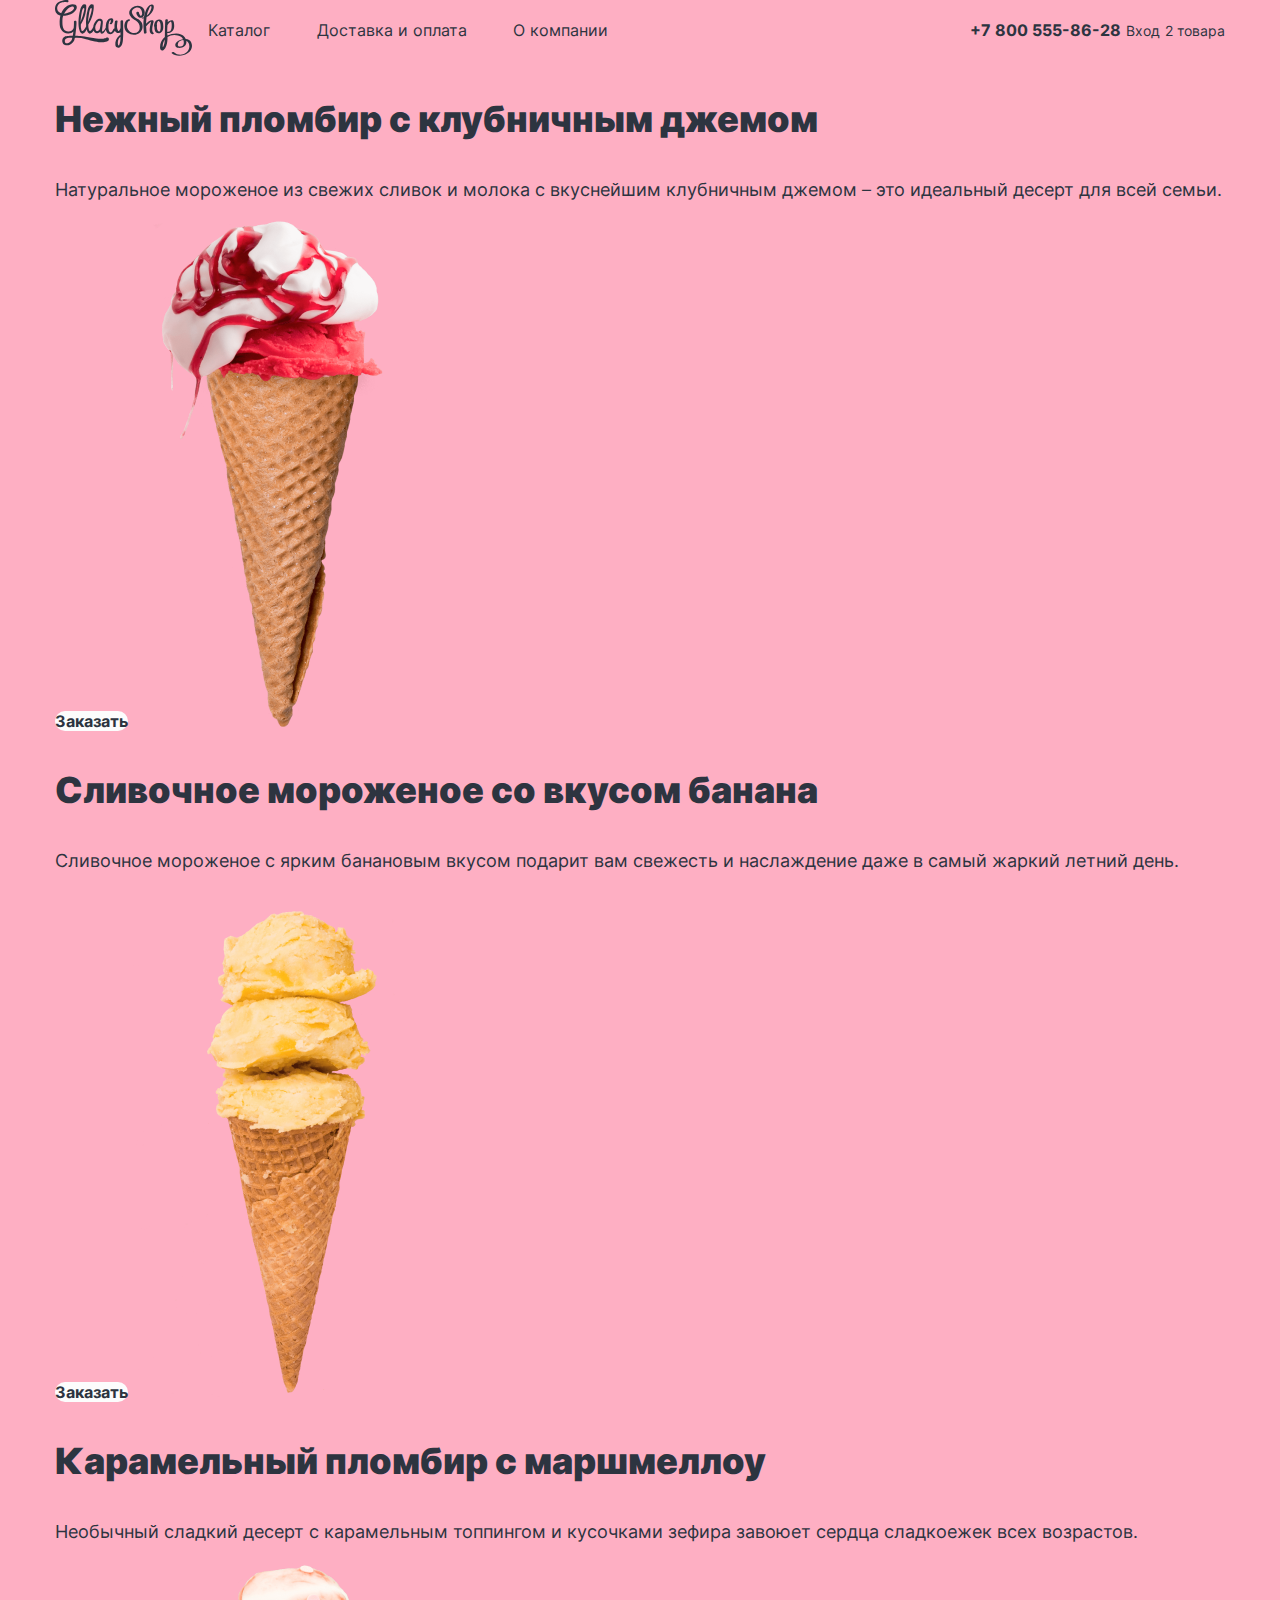
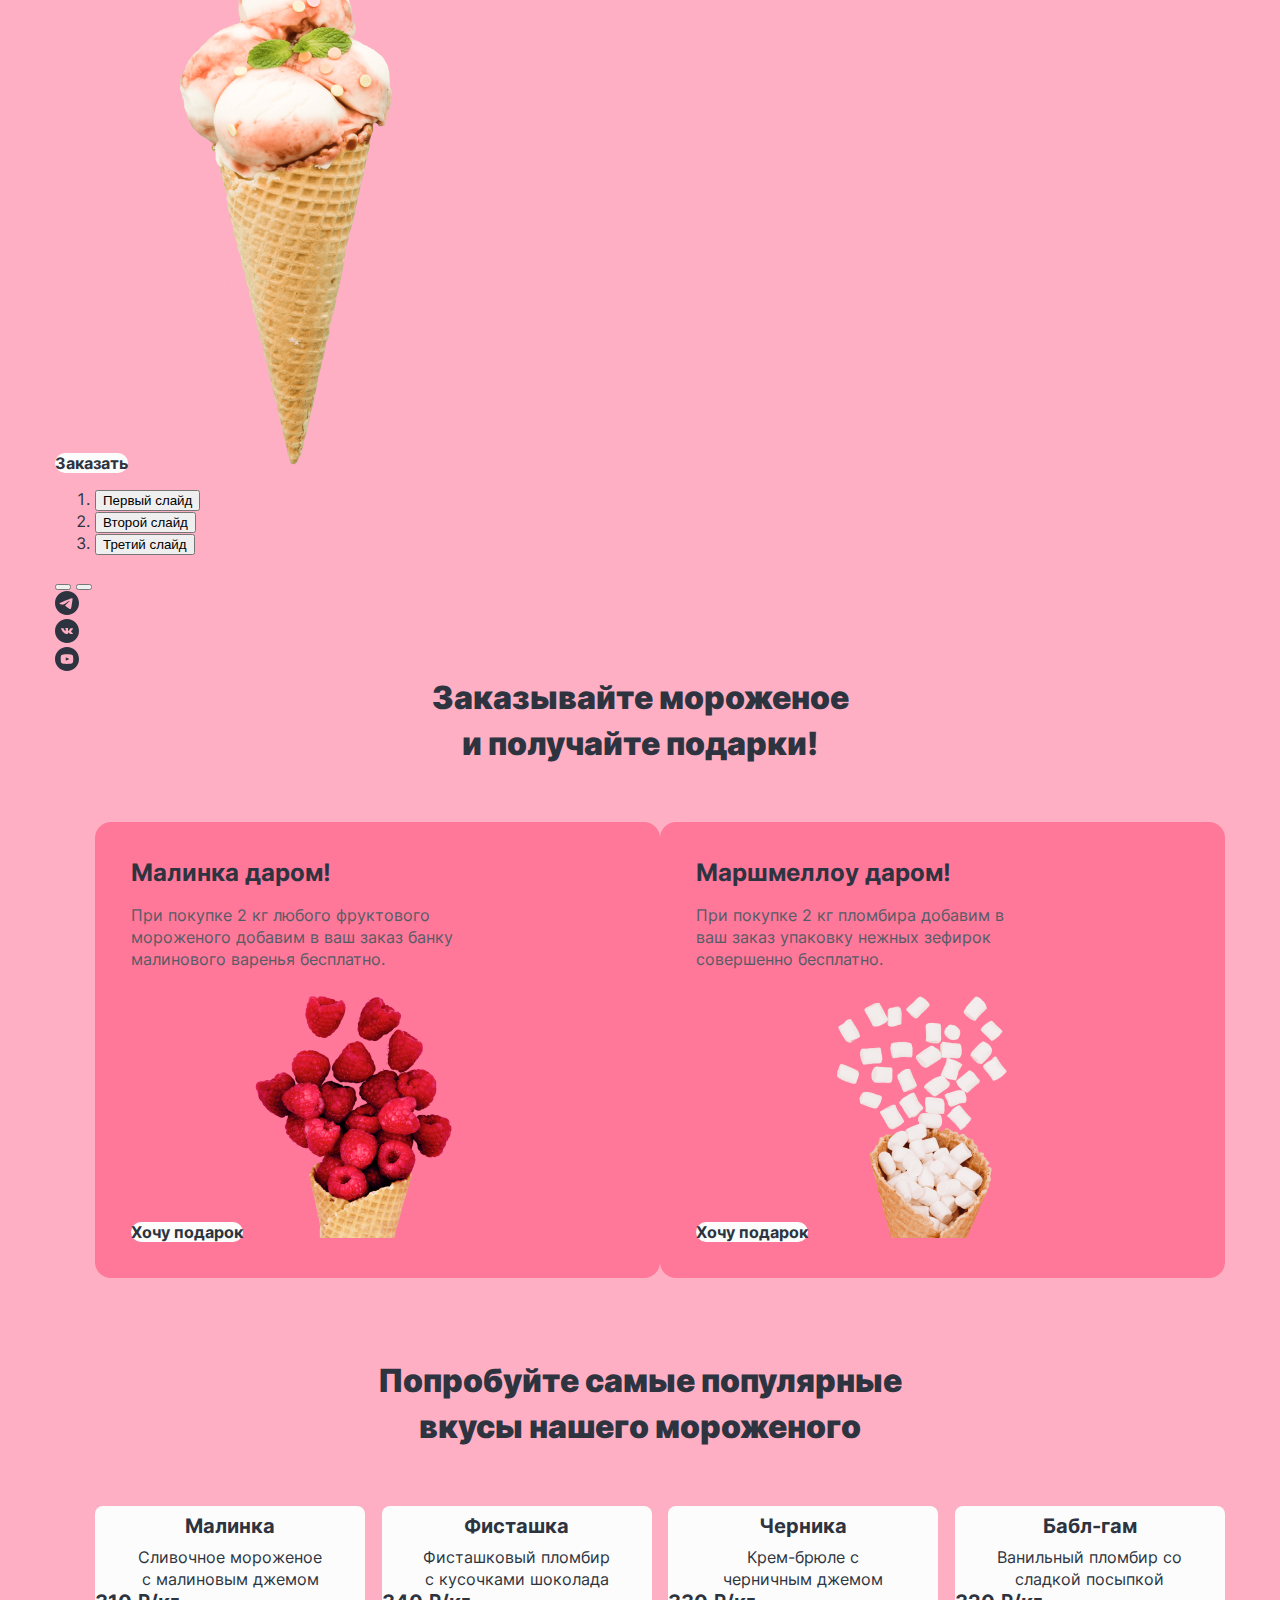
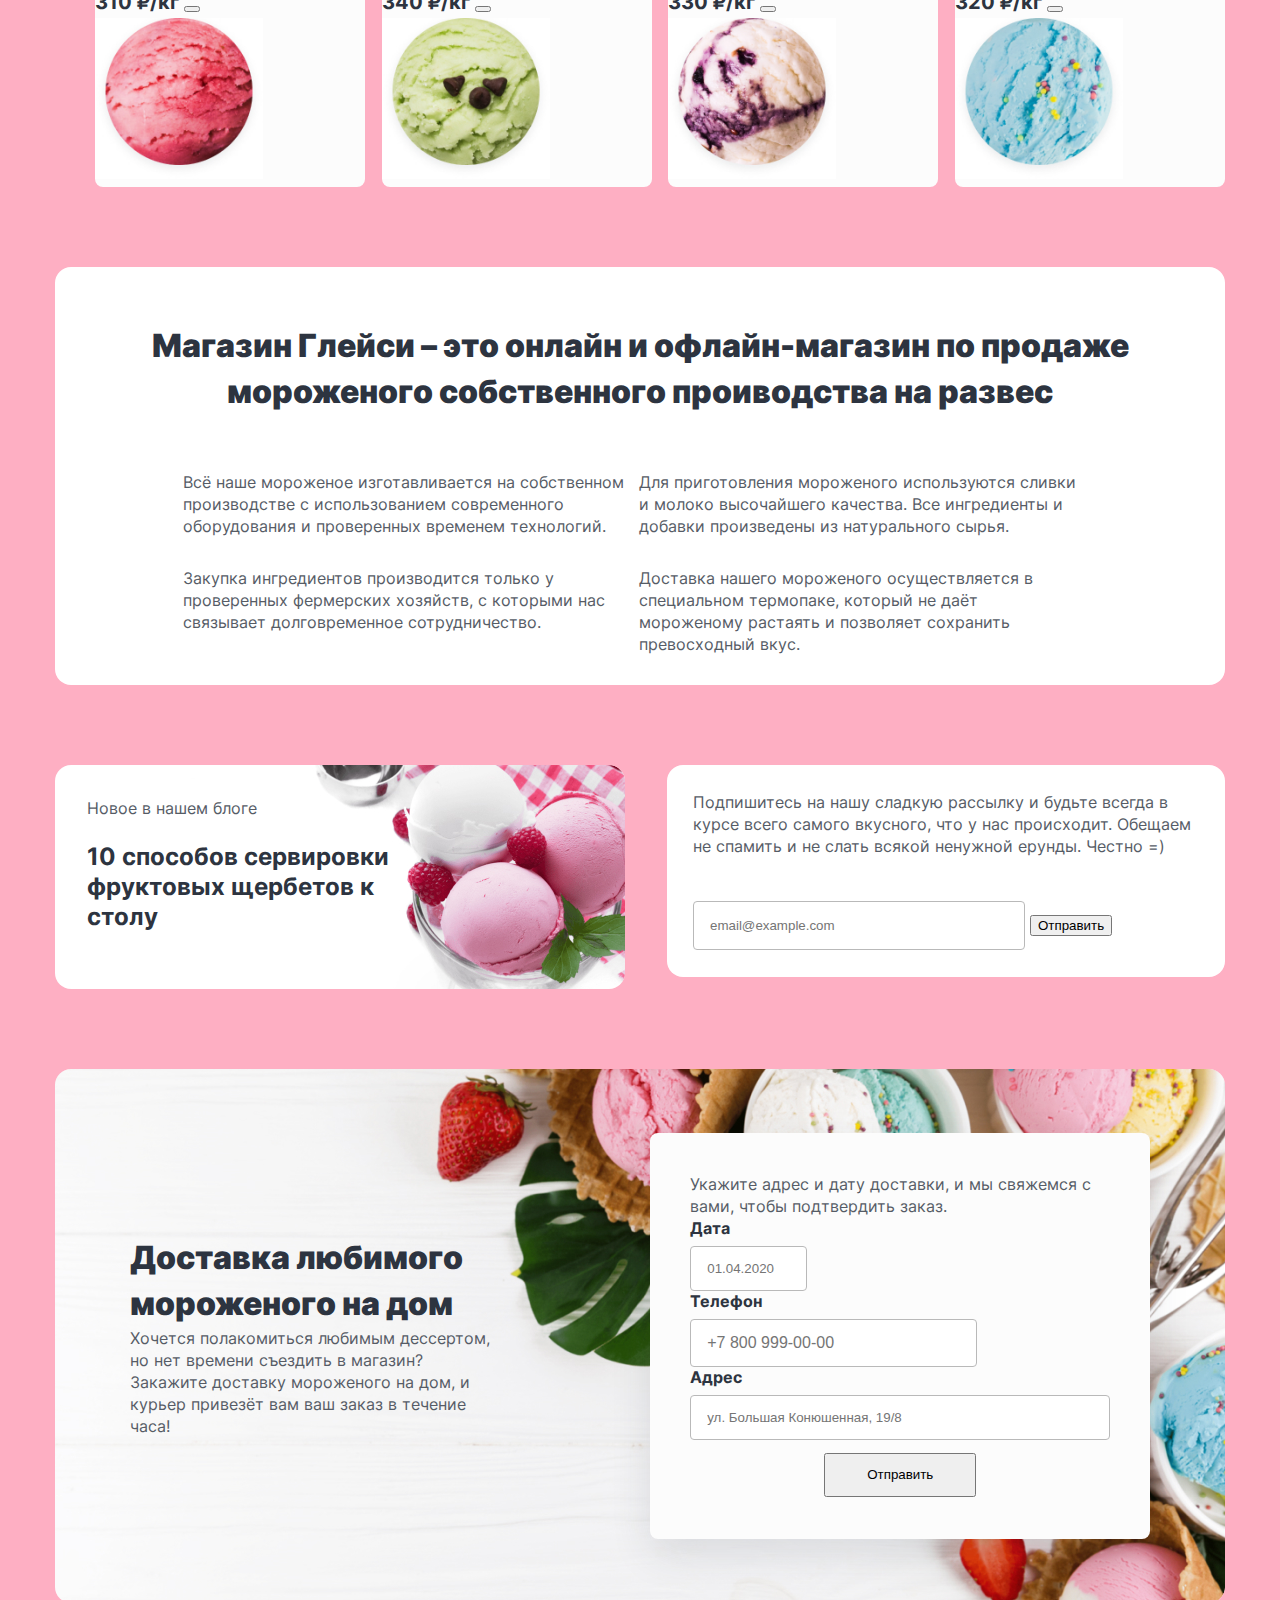
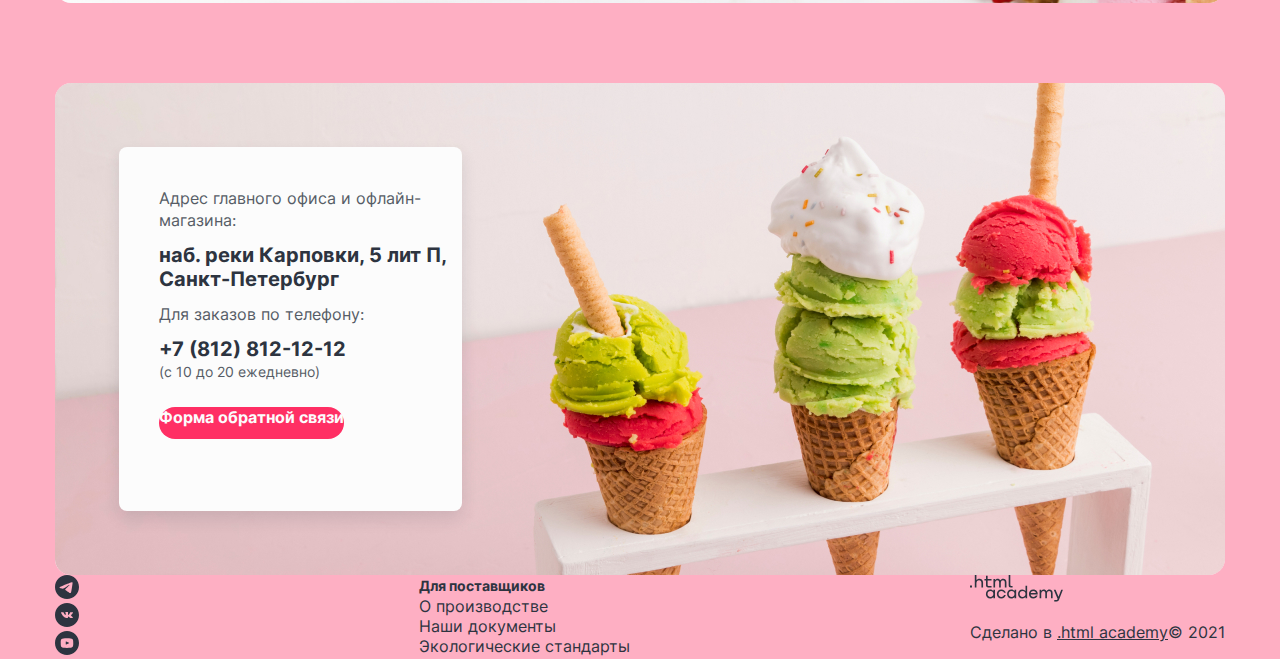
<file: index.html>
<!DOCTYPE html>
<html lang="ru">

<head>
  <meta charset="utf-8">
  <title>HTML Academy: Глейси</title>
  <link rel="stylesheet" href="./styles/styles.css">
</head>

<body>
  <header class="main-header">
    <div class="nav-wrapper">
      <a class="logo-link" href="index.html">
        <img src="./images/logo/gllacy-logo.svg" alt="Логотип компании Глейси Шоп." width="137" height="56">
      </a>
      <nav class="navigation">
        <ul class="navigation-list">
          <li class="navigation-item">
            <a class="navigation-link" href="catalog.html">Каталог</a>
          </li>
          <li class="navigation-item">
            <a class="navigation-link" href="#">Доставка и оплата</a>
          </li>
          <li class="navigation-item">
            <a class="navigation-link" href="#">О компании</a>
          </li>
        </ul>
      </nav>
      <div class="user-menu">
        <a class="user-menu-phone" href="tel:+78005558628">+7 800 555-86-28</a>
        <a class="user-menu-link" href="#">
          <span class="visually-hidden">Найти</span>
        </a>
        <a class="user-menu-link" href="#">Вход</a>
        <a class="user-menu-link" href="#">2 товара</a>
      </div>
    </div>
  </header>
  <main class="index-main main-container">
    <h1 class="visually-hidden">Интернет магазин мороженного "Глейси-Шоп"</h1>
    <section class="slider">
      <h2 class="visually-hidden">Наши лучшие варианты мороженного</h2>
      <ul class="slider-list">
        <li class="slider-list-item">
          <h3 class="slider-list-item__title">Нежный пломбир с клубничным джемом</h3>
          <p class="slider-list-item__subtitle">Натуральное мороженое из свежих сливок и молока с вкуснейшим
            клубничным джемом – это идеальный десерт для всей семьи.</p>
          <a class="button" href="#">Заказать</a>
          <img class="slider-list-item__image" src="./images/ice-cream/ice-cream-1.png"
            alt="Со вкусом клубничного джема." width="306" height="507">
        </li>
        <li class="slider-list-item">
          <h3 class="slider-list-item__title">Сливочное мороженое со вкусом банана</h3>
          <p class="slider-list-item__subtitle">Сливочное мороженое с ярким банановым вкусом подарит вам свежесть и
            наслаждение даже в самый жаркий летний день.</p>
          <a class="button" href="#">Заказать</a>
          <img class="slider-list-item__image" src="./images/ice-cream/ice-cream-2.png" alt="Со вкусом банана."
            width="306" height="507">
        </li>
        <li class="slider-list-item">
          <h3 class="slider-list-item__title">Карамельный пломбир с маршмеллоу</h3>
          <p class="slider-list-item__subtitle">Необычный сладкий десерт с карамельным топпингом и кусочками зефира
            завоюет сердца сладкоежек всех возрастов.</p>
          <a class="button" href="#">Заказать</a>
          <img class="slider-list-item__image" src="./images/ice-cream/ice-cream-3.png" alt="Со вкусом маршмеллоу."
            width="306" height="507">
        </li>
      </ul>
      <ol class="slider-bullets">
        <li class="slider-bullets-item current">
          <button class="slider-bullets-item__bullets" type="button">Первый слайд</button>
        </li>
        <li class="slider-bullets-item">
          <button class="slider-bullets-item__bullets" type="button">Второй слайд</button>
        </li>
        <li class="slider-bullets-item">
          <button class="slider-bullets-item__bullets" type="button">Третий слайд</button>
        </li>
      </ol>
      <button class="slider-button slider-prev" type="button">
        <span class="visually-hidden">Предыдущее фото</span>
      </button>
      <button class="slider-button slider-next" type="button">
        <span class="visually-hidden">Следующее фото</span>
      </button>
      <ul class="social-list">
        <li class="social-list-item">
          <a class="social-list-item__link" href="https://t.me/htmlacademy" target="_blank">
            <img class="social-list-item__image" src="./images/social/telegram.svg" alt="Телеграмм." width="24"
              height="24">
          </a>
        </li>
        <li class="social-list-item">
          <a class="social-list-item__link" href="https://vk.com/htmlacademy" target="_blank">
            <img class="social-list-item__image" src="./images/social/vk.svg" alt="Вконтакте." width="24" height="24">
          </a>
        </li>
        <li class="social-list-item">
          <a class="social-list-item__link" href="https://www.youtube.com/user/htmlacademyru" target="_blank">
            <img class="social-list-item__image" src="./images/social/youtube.svg" alt="Ютуб." width="24" height="24">
          </a>
        </li>
      </ul>
    </section>
    <section class="action">
      <h2 class="action_title">Заказывайте мороженое и получайте подарки!</h2>
      <ul class="action-list">
        <li class="action-list-item">
          <h3 class="action-item-title">Малинка даром!</h3>
          <p class="action-item-title__subtext">При покупке 2 кг любого фруктового мороженого добавим в ваш заказ банку
            малинового варенья бесплатно.</p>
          <a class="button" href="#">Хочу подарок</a>
          <img class="action-item__images" src="./images/action/strawberry.png" alt="Рожок с малинкой." width="219"
            height="268">
        </li>
        <li class="action-list-item">
          <h3 class="action-item-title">Маршмеллоу даром!</h3>
          <p class="action-item-title__subtext">При покупке 2 кг пломбира добавим в ваш заказ упаковку нежных зефирок
            совершенно бесплатно.</p>
          <a class="button" href="#">Хочу подарок</a>
          <img class="action-item__images" src="./images/action/marshmallow.png" alt="Рожок с маршмеллоу." width="219"
            height="268">
        </li>
      </ul>
    </section>
    <section class="assortment">
      <h2 class="assortment-title">Попробуйте самые популярные вкусы нашего мороженого</h2>
      <ul class="assortment-card-list">
        <li class="assortment-card-item">
          <h3 class="asssortment-card__title">Малинка</h3>
          <p class="asssortment-card__subtext">Сливочное мороженое с малиновым джемом</p>
          <b class="asssortment-card__price">310 ₽/кг</b>
          <button class="asssortment-card__button" type="button">
            <span class="visually-hidden">
              Добавить в корзину
            </span>
          </button>
          <img class="assortment-card-item__images" src="./images/card-product/raspberry.jpg"
            alt="Мороженое с малиновым джемом." width="168" height="168">
        </li>
        <li class="assortment-card-item">
          <h3 class="asssortment-card__title">Фисташка</h3>
          <p class="asssortment-card__subtext">Фисташковый пломбир с кусочками шоколада</p>
          <b class="asssortment-card__price">340 ₽/кг</b>
          <button class="asssortment-card__button" type="button">
            <span class="visually-hidden">
              Добавить в корзину
            </span>
          </button>
          <img class="assortment-card-item__images" src="./images/card-product/pistachios.jpg"
            alt="Мороженое с фисташковым пломбиром с крошками шоколада." width="168" height="168">
        </li>
        <li class="assortment-card-item">
          <h3 class="asssortment-card__title">Черника</h3>
          <p class="asssortment-card__subtext">Крем-брюле с черничным джемом</p>
          <b class="asssortment-card__price">330 ₽/кг</b>
          <button class="asssortment-card__button" type="button">
            <span class="visually-hidden">
              Добавить в корзину
            </span>
          </button>
          <img class="assortment-card-item__images" src="./images/card-product/blueberry.jpg"
            alt="Мороженое крем-брюле с черничным джемом." width="168" height="168">
        </li>
        <li class="assortment-card-item">
          <h3 class="asssortment-card__title">Бабл-гам</h3>
          <p class="asssortment-card__subtext">Ванильный пломбир со сладкой посыпкой</p>
          <b class="asssortment-card__price">320 ₽/кг</b>
          <button class="asssortment-card__button" type="button">
            <span class="visually-hidden">
              Добавить в корзину
            </span>
          </button>
          <img class="assortment-card-item__images" src="./images/card-product/bubble-gam.jpg" alt="Мороженое бабл-гам."
            width="168" height="168">
        </li>
      </ul>
    </section>
    <section class="about">
      <h2 class="about-title">Магазин Глейси – это онлайн и офлайн-магазин по продаже мороженого собственного
        проиводства на развес</h2>
      <ul class="about-list">
        <li class="about-list-item">Всё наше мороженое изготавливается на собственном производстве с использованием
          современного оборудования и проверенных временем технологий.</li>
        <li class="about-list-item">Для приготовления мороженого используются сливки и молоко высочайшего качества.
          Все ингредиенты и добавки произведены из натурального сырья.</li>
        <li class="about-list-item">Закупка ингредиентов производится только у проверенных фермерских хозяйств, с
          которыми нас связывает долговременное сотрудничество.</li>
        <li class="about-list-item">Доставка нашего мороженого осуществляется в специальном термопаке, который не даёт
          мороженому растаять и позволяет сохранить превосходный вкус.</li>
      </ul>
    </section>
    <section class="blog">
      <h2 class="visually-hidden">Получайте лучшие предложения</h2>
      <div class="blog-wrapper">
        <article class="article">
          <p class="article-text">Новое в нашем блоге</p>
          <h3 class="article-title">10 способов сервировки фруктовых щербетов к столу</h3>
        </article>
        <div class="distribution">
          <h3 class="visually-hidden">Письменная рассылка на электронную</h3>
          <p class="distribution-text">Подпишитесь на нашу сладкую рассылку и будьте всегда в курсе всего самого
            вкусного, что у нас происходит. Обещаем не спамить и не слать всякой ненужной ерунды. Честно =)</p>
          <form class="distribution-form" action="https://echo.htmlacademy.ru/" metod="get">
            <input class="distribution-form__field-input" type="email" placeholder="email@example.com" required>
            <button class="distribution-form__button" type="submit">Отправить</button>
          </form>
        </div>
      </div>
    </section>
    <section class="sending">
      <div class="sending-wrapper">
        <h2 class="sending-title">Доставка любимого мороженого на дом</h2>
        <p class="sending-subtext">Хочется полакомиться любимым дессертом, но нет времени съездить в магазин? Закажите
          доставку мороженого на дом, и курьер привезёт вам ваш заказ в течение часа!</p>
      </div>
      <form class="sending-form" action="https://echo.htmlacademy.ru/" method="post">
        <p class="sending-form-text">Укажите адрес и дату доставки, и мы свяжемся с вами, чтобы подтвердить заказ.</p>
        <div class="sending-form-date">
          <label class="form-date-label" for="sending-date">Дата</label>
          <input class="form-inpute-date" type="text" name="sending-date" id="sending-date" placeholder="01.04.2020">
        </div>
        <div class="sending-form-phone">
          <label class="form-phone-label" for="sending-phone">Телефон</label>
          <input class="form-inpute-phone" type="text" name="sending-phone" id="sending-phone"
            placeholder="+7 800 999-00-00">
        </div>
        <div class="sending-form-address">
          <label class="form-address-label" for="sending-address">Адрес</label>
          <input class="form-inpute-address" type="text" name="sending-address" id="sending-address"
            placeholder="ул. Большая Конюшенная, 19/8">
        </div>
        <button class="sending-form__button" type="submit">Отправить</button>
      </form>
    </section>
    <section class="feedback">
      <h2 class="visually-hidden">Информация о нашем магазине</h2>
      <div class="feedback-wrapper">
        <address class="feedback-address">
          <p class="feedback-text">Адрес главного офиса и офлайн-магазина:</p>
          <p class="address-text">наб. реки Карповки, 5 лит П, Санкт-Петербург</p>
          <p class="feedback-text">Для заказов по телефону:</p>
          <a class="feedback-phone" href="tel:+78128121212">+7 (812) 812-12-12</a>
          <p class="feedback-phone__working-hours">(с 10 до 20 ежедневно)</p>
        </address>
        <a href="#" class="feedback-button">Форма обратной связи</a>
      </div>
    </section>
  </main>
  <footer class="footer">
    <ul class="social-list">
      <li class="social-list-item">
        <a class="social-list-item__link" href="https://t.me/htmlacademy" target="_blank">
          <img class="social-list-item__image" src="./images/social/telegram.svg" alt="Телеграмм." width="24"
            height="24">
        </a>
      </li>
      <li class="social-list-item">
        <a class="social-list-item__link" href="https://vk.com/htmlacademy" target="_blank">
          <img class="social-list-item__image" src="./images/social/vk.svg" alt="Вконтакте." width="24" height="24">
        </a>
      </li>
      <li class="social-list-item">
        <a class="social-list-item__link" href="https://www.youtube.com/user/htmlacademyru" target="_blank">
          <img class="social-list-item__image" src="./images/social/youtube.svg" alt="Ютуб." width="24" height="24">
        </a>
      </li>
    </ul>
    <ul class="footer-list">
      <li class="footer-list-item">
        <a class="footer-list-item__link" href="#" target="_blank">
          <span class="footer-list-item--heart">Для поставщиков</span>
        </a>
      </li>
      <li class="footer-list-item">
        <a class="footer-list-item__link" href="#" target="_blank">О производстве</a>
      </li>
      <li class="footer-list-item">
        <a class="footer-list-item__link" href="#" target="_blank">Наши документы</a>
      </li>
      <li class="footer-list-item">
        <a class="footer-list-item__link" href="#" target="_blank">Экологические стандарты</a>
      </li>
    </ul>
    <div class="wrapper-copy">
      <a class="footer-htmlacademy-link" href="https://htmlacademy.ru/" target="_blank">
        <img class="html-academy" src="./images/logo/logo_htmlacademy.svg"
          alt="Курсы для каждого, кто хочет окунуться в мир вёрстки и программирования." width="93" height="27">
      </a>
      <p class="footer-about-text">Сделано в <a class="htmlacademy-link" href="https://htmlacademy.ru/"
          target="_blank">.html academy</a>© 2021</p>
    </div>
  </footer>
</body>

</html>
</file>
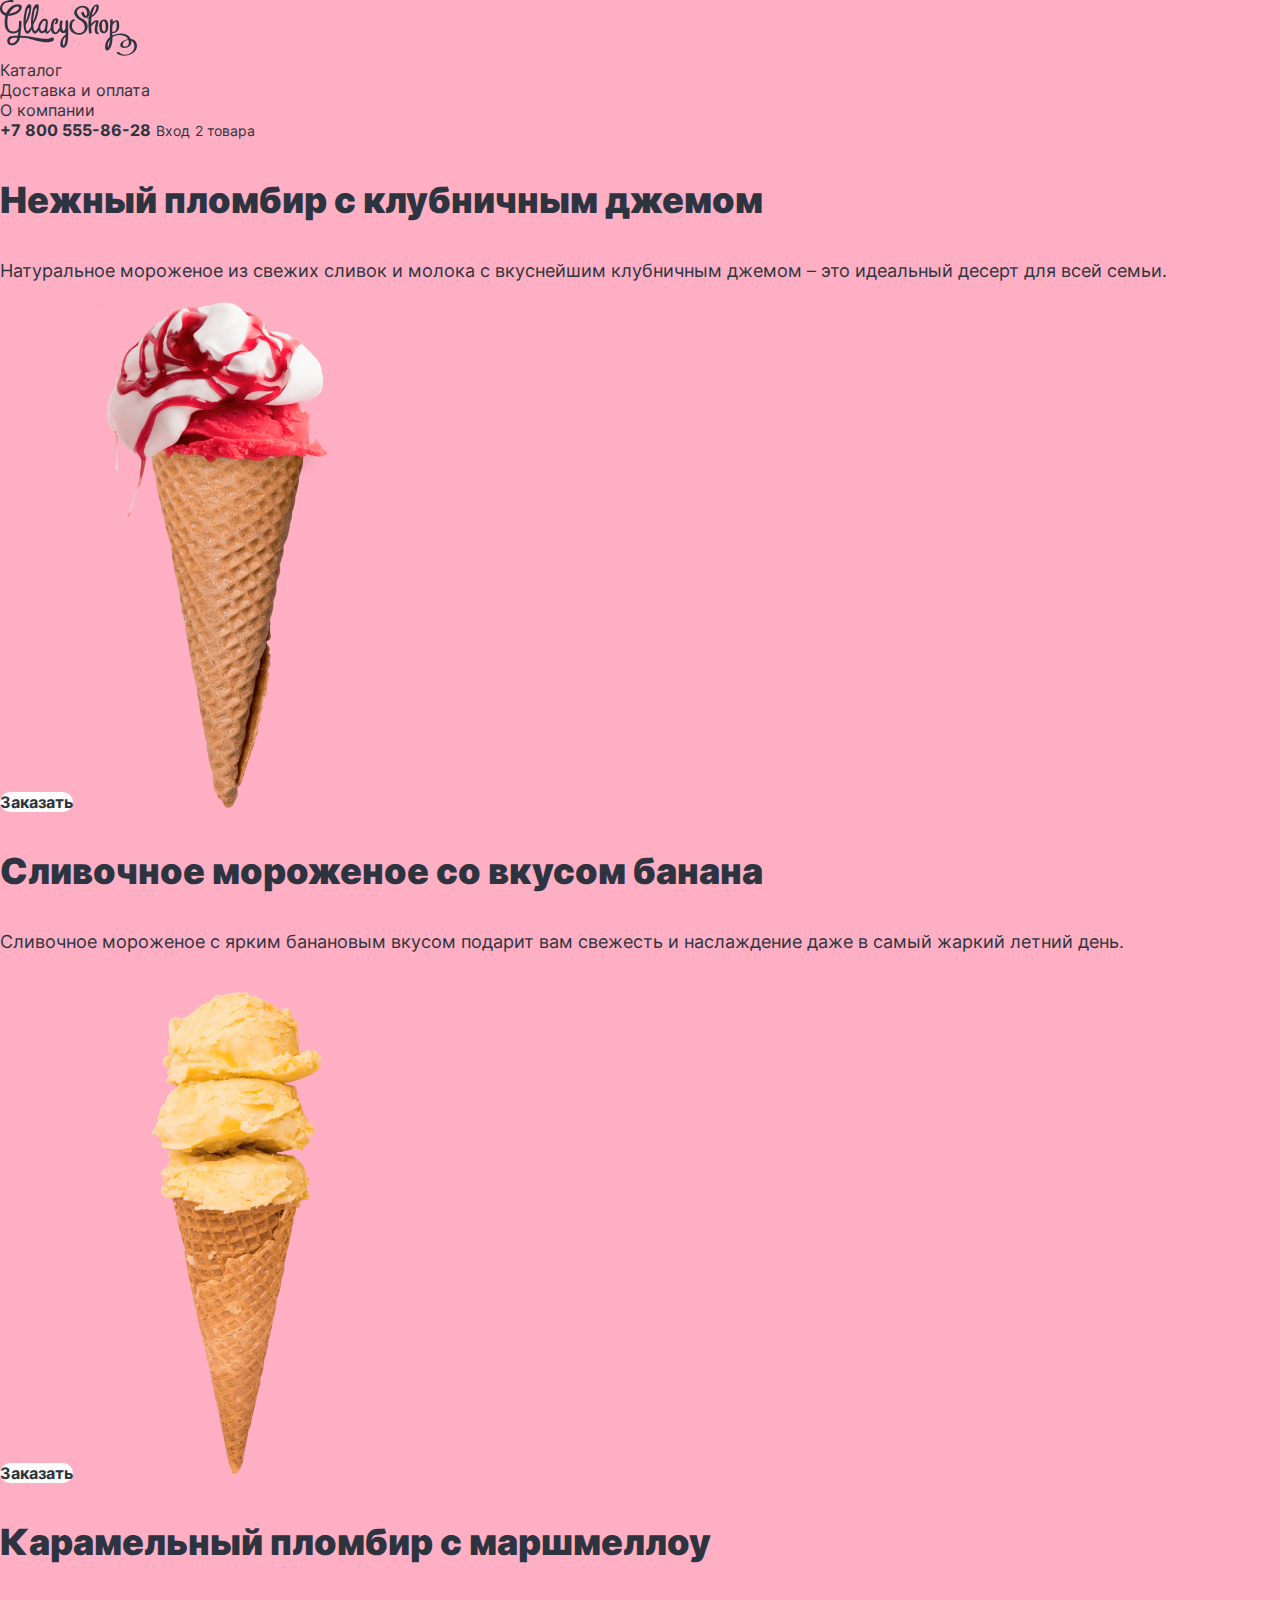
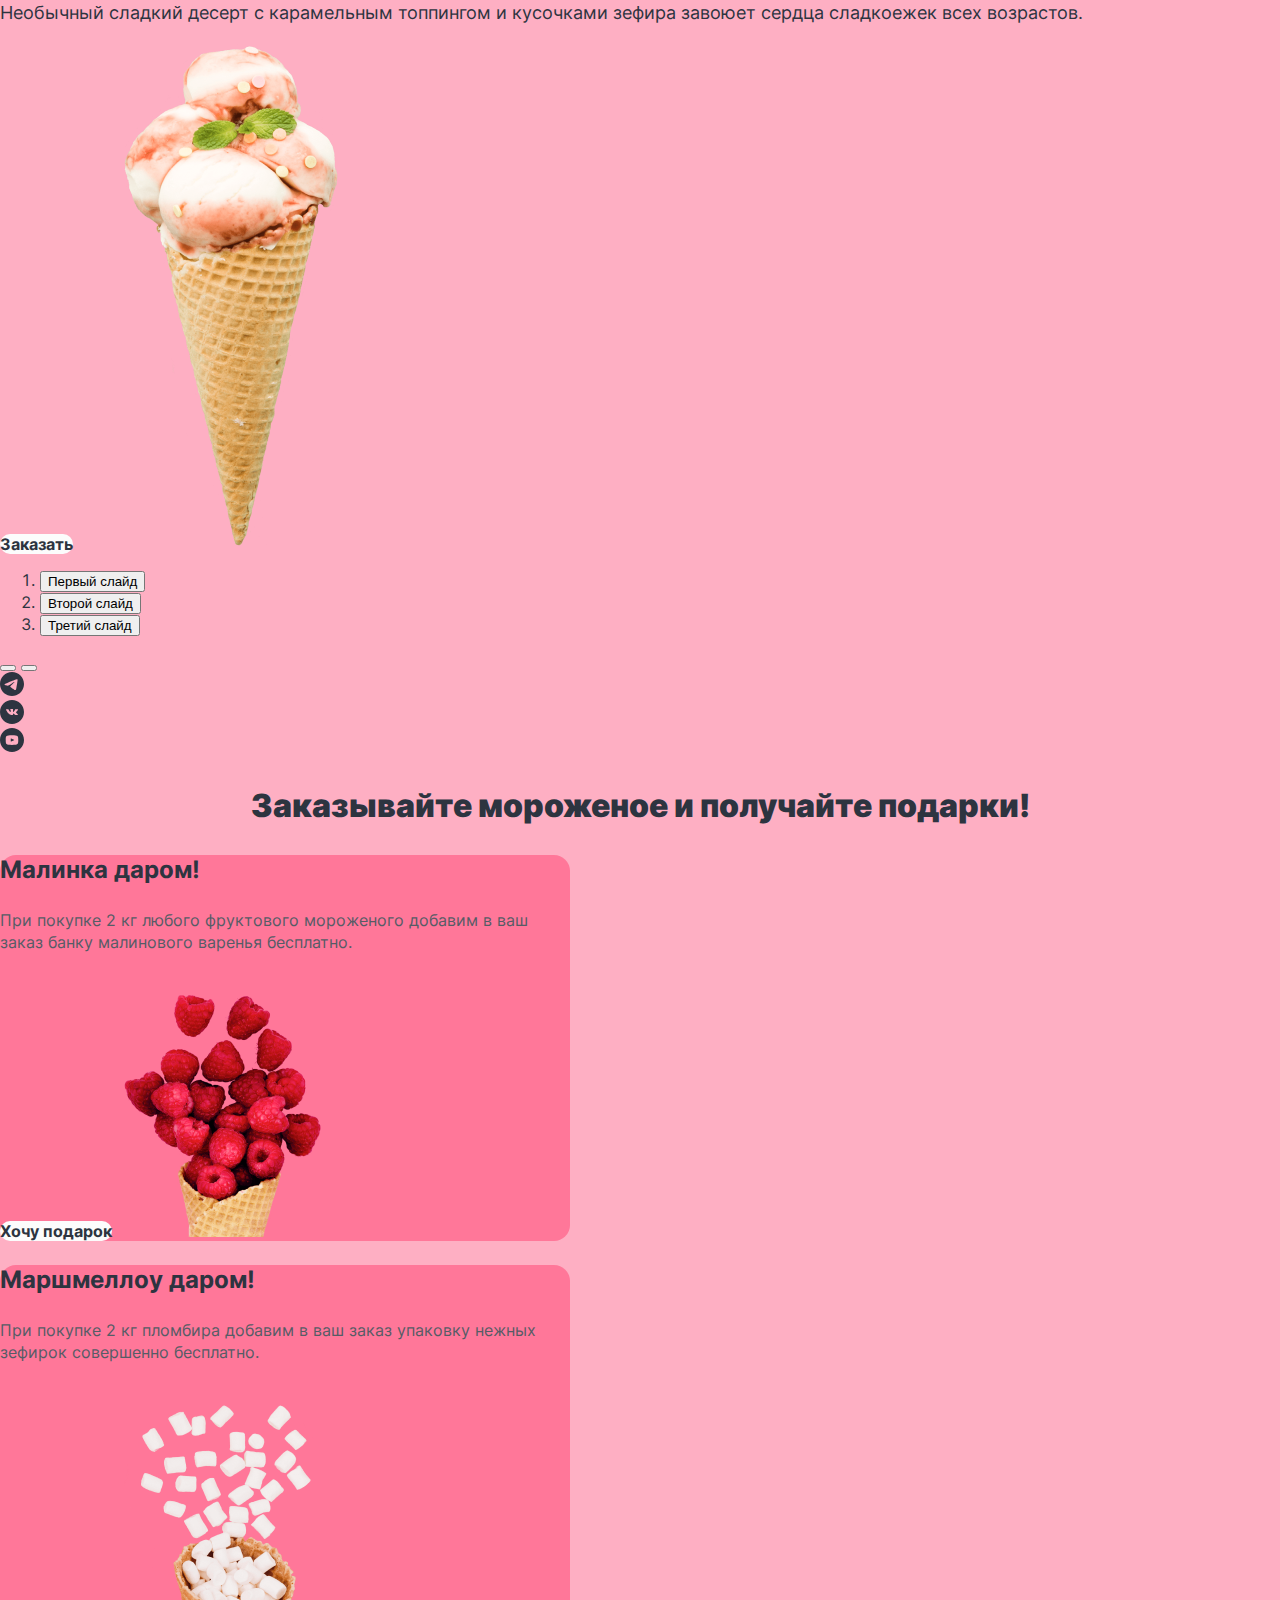
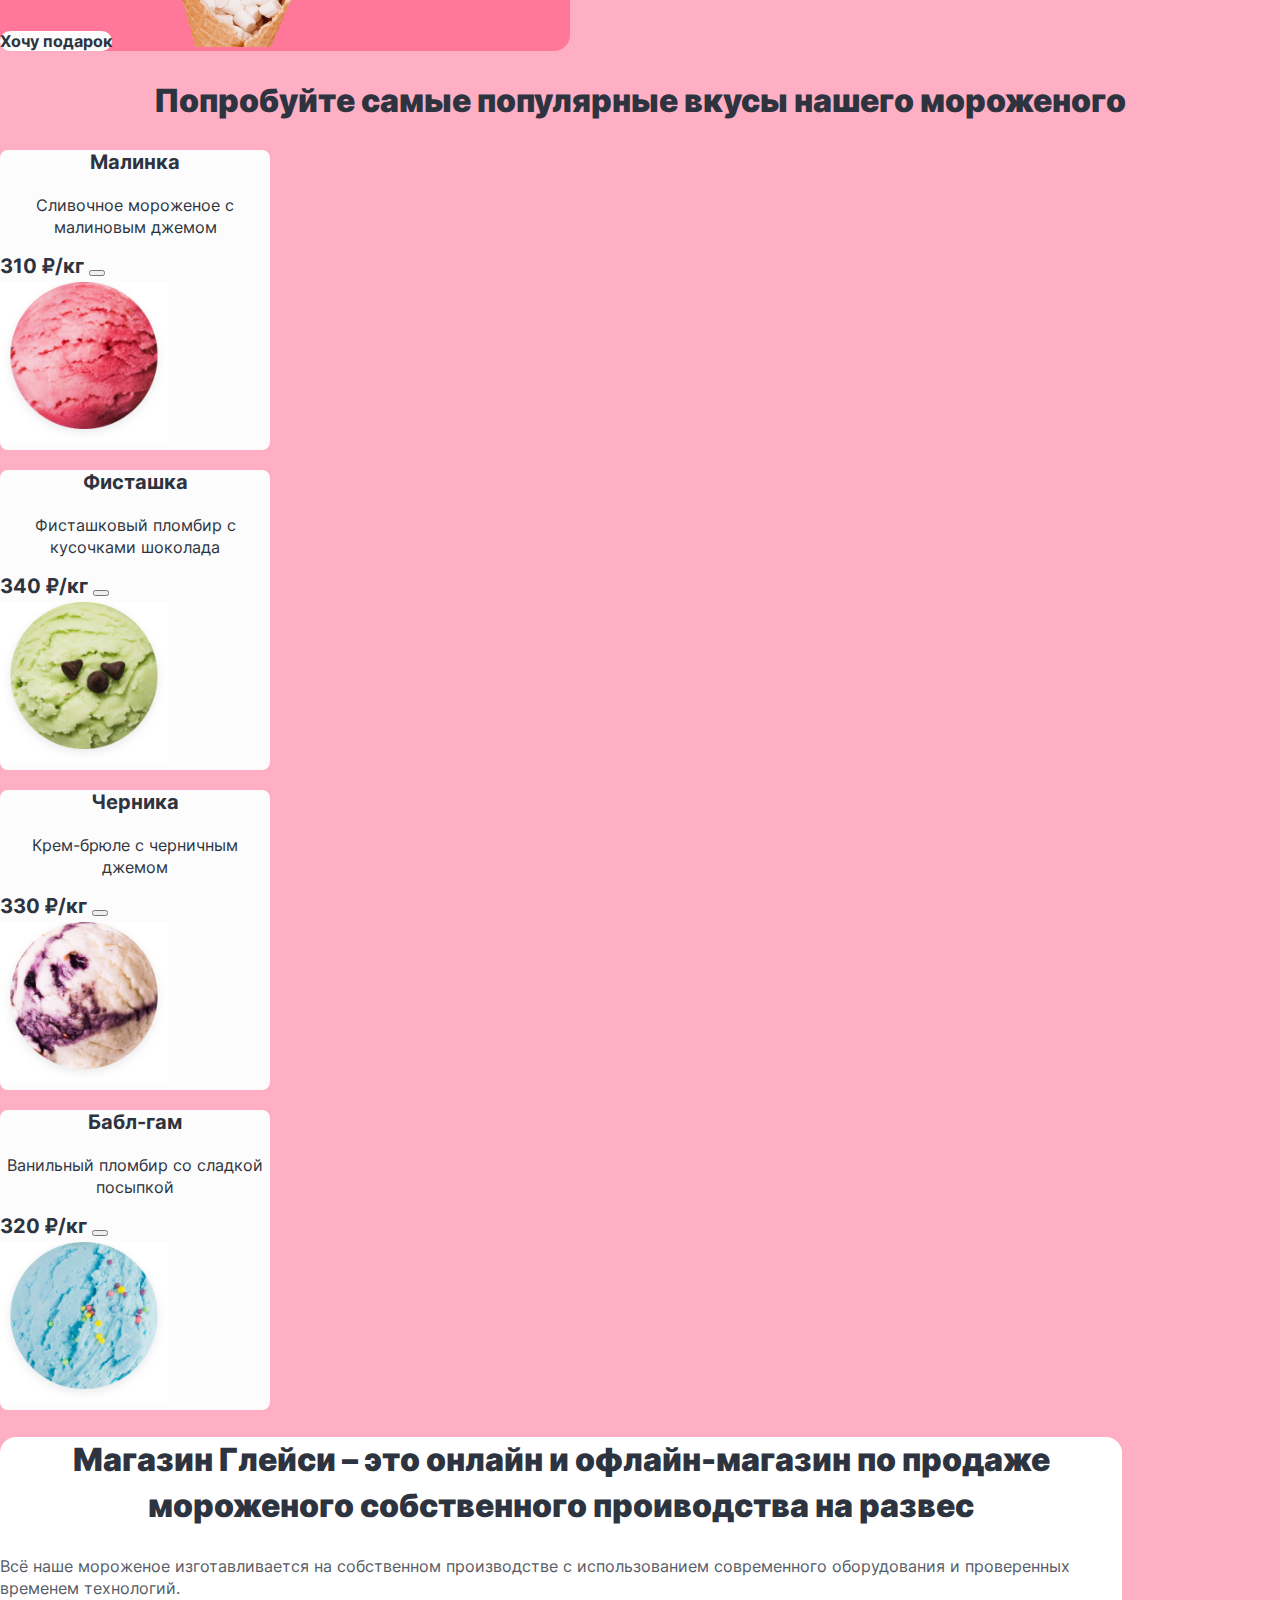
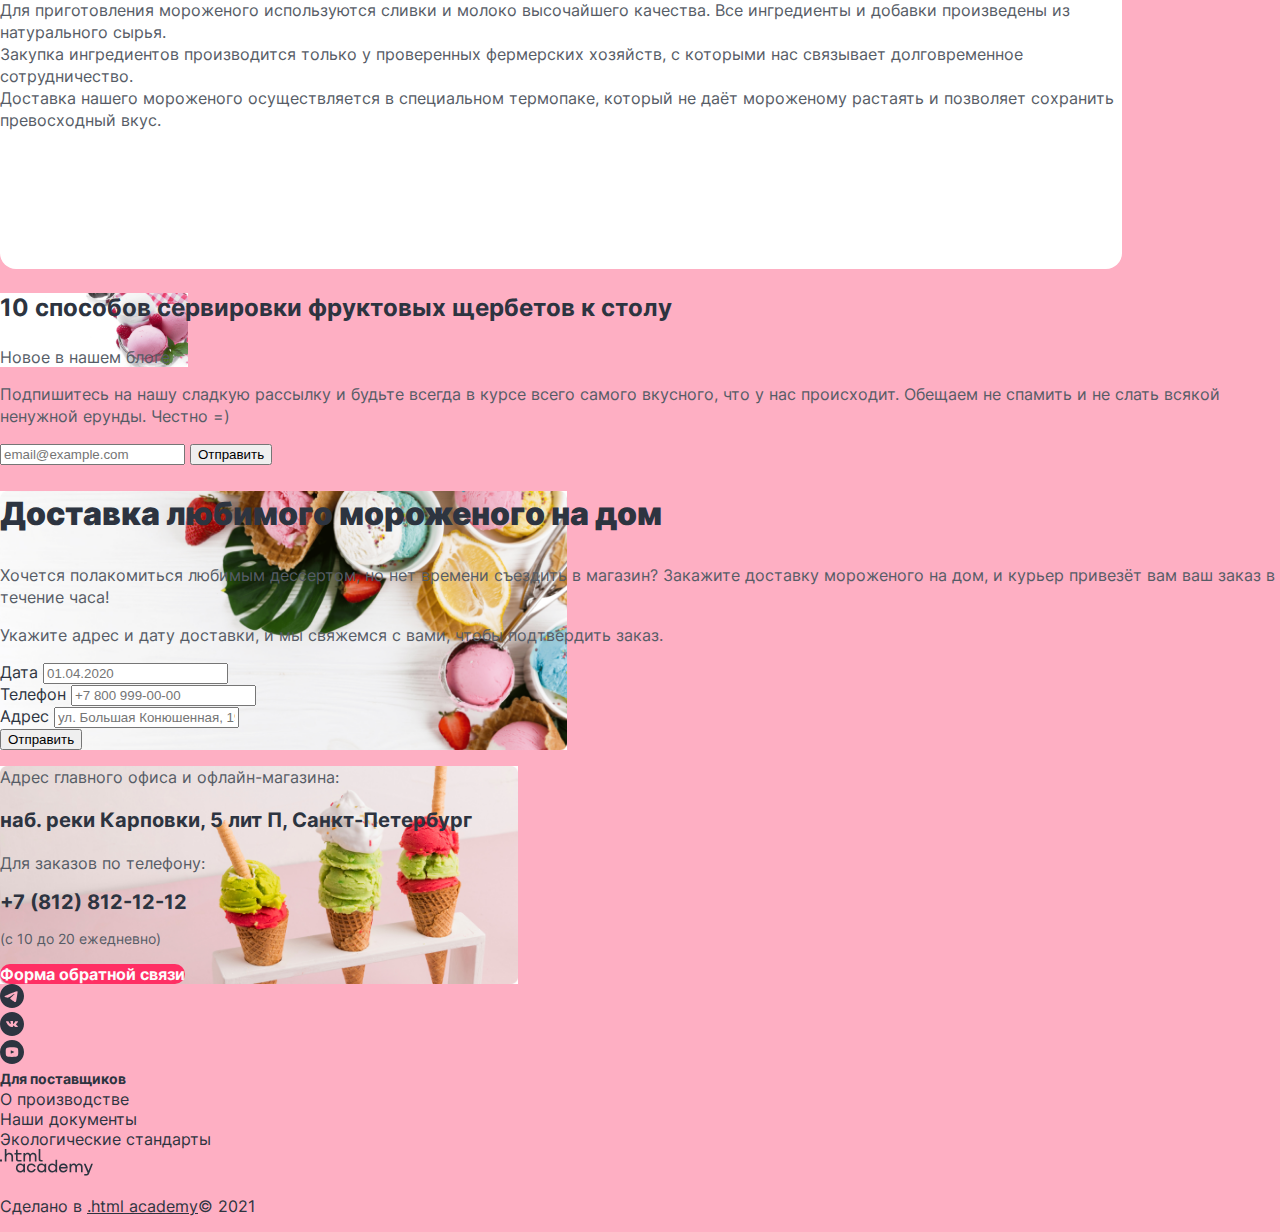
<file: 4/index.html>
<!DOCTYPE html>
<html lang="ru">

<head>
  <meta charset="utf-8">
  <title>HTML Academy: Глейси</title>
  <link rel="stylesheet" href="./styles/styles.css">
  <base href="https://htmlacademy-htmlcss.github.io/1853321-gllacy-34/4/">
</head>

<body>
  <header class="main-header">
    <a class="logo-link" href="index.html">
      <img src="./images/logo/gllacy-logo.svg" alt="Логотип компании Глейси Шоп." width="137" height="56">
    </a>
    <nav class="navigation">
      <ul class="navigation-list">
        <li class="navigation-item">
          <a class="navigation-link" href="catalog.html">Каталог</a>
        </li>
        <li class="navigation-item">
          <a class="navigation-link" href="#">Доставка и оплата</a>
        </li>
        <li class="navigation-item">
          <a class="navigation-link" href="#">О компании</a>
        </li>
      </ul>
    </nav>
    <div class="user-menu">
      <a class="user-menu-phone" href="tel:+78005558628">+7 800 555-86-28</a>
      <a class="user-menu-link" href="#">
        <span class="visually-hidden">Найти</span>
      </a>
      <a class="user-menu-link" href="#">Вход</a>
      <a class="user-menu-link" href="#">2 товара</a>
    </div>
  </header>
  <main class="index-main">
    <h1 class="visually-hidden">Интернет магазин мороженного "Глейси-Шоп"</h1>
    <section class="slider">
      <h2 class="visually-hidden">Наши лучшие варианты мороженного</h2>
      <ul class="slider-list">
        <li class="slider-list-item">
          <h3 class="slider-list-item__title">Нежный пломбир с клубничным джемом</h3>
          <p class="slider-list-item__subtitle">Натуральное мороженое из свежих сливок и молока с вкуснейшим клубничным джемом – это идеальный десерт для всей семьи.</p>
          <a class="button" href="#">Заказать</a>
          <img class="slider-list-item__image" src="./images/ice-cream/ice-cream-1.png" alt="Со вкусом клубничного джема." width="306" height="507">
        </li>
        <li class="slider-list-item">
          <h3 class="slider-list-item__title">Сливочное мороженое со вкусом банана</h3>
          <p class="slider-list-item__subtitle">Сливочное мороженое с ярким банановым вкусом подарит вам свежесть и наслаждение даже в самый жаркий летний день.</p>
          <a class="button" href="#">Заказать</a>
          <img class="slider-list-item__image" src="./images/ice-cream/ice-cream-2.png" alt="Со вкусом банана." width="306" height="507">
        </li>
        <li class="slider-list-item">
          <h3 class="slider-list-item__title">Карамельный пломбир с маршмеллоу</h3>
          <p class="slider-list-item__subtitle">Необычный сладкий десерт с карамельным топпингом и кусочками зефира завоюет сердца сладкоежек всех возрастов.</p>
          <a class="button" href="#">Заказать</a>
          <img class="slider-list-item__image" src="./images/ice-cream/ice-cream-3.png" alt="Со вкусом маршмеллоу." width="306" height="507">
        </li>
      </ul>
      <ol class="slider-bullets">
        <li class="slider-bullets-item current">
          <button class="slider-bullets-item__bullets" type="button">Первый слайд</button>
        </li>
        <li class="slider-bullets-item">
          <button class="slider-bullets-item__bullets" type="button">Второй слайд</button>
        </li>
        <li class="slider-bullets-item">
          <button class="slider-bullets-item__bullets" type="button">Третий слайд</button>
        </li>
      </ol>
      <button class="slider-button slider-prev" type="button">
        <span class="visually-hidden">Предыдущее фото</span>
      </button>
      <button class="slider-button slider-next" type="button">
        <span class="visually-hidden">Следующее фото</span>
      </button>
      <ul class="social-list">
        <li class="social-list-item">
          <a class="social-list-item__link" href="https://t.me/htmlacademy" target="_blank">
            <img class="social-list-item__image" src="./images/social/telegram.svg" alt="Телеграмм." width="24" height="24">
          </a>
        </li>
        <li class="social-list-item">
          <a class="social-list-item__link" href="https://vk.com/htmlacademy" target="_blank">
            <img class="social-list-item__image" src="./images/social/vk.svg" alt="Вконтакте." width="24" height="24">
          </a>
        </li>
        <li class="social-list-item">
          <a class="social-list-item__link" href="https://www.youtube.com/user/htmlacademyru" target="_blank">
            <img class="social-list-item__image" src="./images/social/youtube.svg" alt="Ютуб." width="24" height="24">
          </a>
        </li>
      </ul>
    </section>
    <section class="action">
      <h2 class="action_title">Заказывайте мороженое и получайте подарки!</h2>
      <div class="action-card">
        <h3 class="action-card-title">Малинка даром!</h3>
        <p class="action-card-title__subtext">При покупке 2 кг любого фруктового мороженого добавим в ваш заказ банку малинового варенья бесплатно.</p>
        <a class="button" href="#">Хочу подарок</a>
        <img class="action-card__images" src="./images/action/strawberry.png" alt="Рожок с малинкой." width="219" height="268">
      </div>
      <div class="action-card">
        <h3 class="action-card-title">Маршмеллоу даром!</h3>
        <p class="action-card-title__subtext">При покупке 2 кг пломбира добавим в ваш заказ упаковку нежных зефирок совершенно бесплатно.</p>
        <a class="button" href="#">Хочу подарок</a>
        <img class="action-card__images" src="./images/action/marshmallow.png" alt="Рожок с маршмеллоу." width="219" height="268">
      </div>
    </section>
    <section class="assortment">
      <h2 class="assortment-title">Попробуйте самые популярные вкусы нашего мороженого</h2>
      <ul class="assortment-card-list">
        <li class="assortment-card-item">
          <h3 class="asssortment-card__title">Малинка</h3>
          <p class="asssortment-card__subtext">Сливочное мороженое с малиновым джемом</p>
          <b class="asssortment-card__price">310 ₽/кг</b>
          <button class="asssortment-card__button" type="button">
            <span class="visually-hidden">
              Добавить в корзину
            </span>
          </button>
          <img class="assortment-card-item__images" src="./images/card-product/raspberry.jpg" alt="Мороженое с малиновым джемом." width="168" height="168">
        </li>
        <li class="assortment-card-item">
          <h3 class="asssortment-card__title">Фисташка</h3>
          <p class="asssortment-card__subtext">Фисташковый пломбир с кусочками шоколада</p>
          <b class="asssortment-card__price">340 ₽/кг</b>
          <button class="asssortment-card__button" type="button">
            <span class="visually-hidden">
              Добавить в корзину
            </span>
          </button>
          <img class="assortment-card-item__images" src="./images/card-product/pistachios.jpg" alt="Мороженое с фисташковым пломбиром с крошками шоколада." width="168" height="168">
        </li>
        <li class="assortment-card-item">
          <h3 class="asssortment-card__title">Черника</h3>
          <p class="asssortment-card__subtext">Крем-брюле с черничным джемом</p>
          <b class="asssortment-card__price">330 ₽/кг</b>
          <button class="asssortment-card__button" type="button">
            <span class="visually-hidden">
              Добавить в корзину
            </span>
          </button>
          <img class="assortment-card-item__images" src="./images/card-product/blueberry.jpg" alt="Мороженое крем-брюле с черничным джемом." width="168" height="168">
        </li>
        <li class="assortment-card-item">
          <h3 class="asssortment-card__title">Бабл-гам</h3>
          <p class="asssortment-card__subtext">Ванильный пломбир со сладкой посыпкой</p>
          <b class="asssortment-card__price">320 ₽/кг</b>
          <button class="asssortment-card__button" type="button">
            <span class="visually-hidden">
              Добавить в корзину
            </span>
          </button>
          <img class="assortment-card-item__images" src="./images/card-product/bubble-gam.jpg" alt="Мороженое бабл-гам." width="168" height="168">
        </li>
      </ul>
    </section>
    <section class="about">
      <h2 class="about-title">Магазин Глейси – это онлайн и офлайн-магазин по продаже мороженого собственного проиводства на развес</h2>
      <ul class="about-list">
        <li class="about-list-item">Всё наше мороженое изготавливается на собственном производстве с использованием
          современного оборудования и проверенных временем технологий.</li>
        <li class="about-list-item">Для приготовления мороженого используются сливки и молоко высочайшего качества. Все
          ингредиенты и добавки произведены из натурального сырья.</li>
        <li class="about-list-item">Закупка ингредиентов производится только у проверенных фермерских хозяйств, с
          которыми нас связывает долговременное сотрудничество.</li>
        <li class="about-list-item">Доставка нашего мороженого осуществляется в специальном термопаке, который не даёт
          мороженому растаять и позволяет сохранить превосходный вкус.</li>
      </ul>
    </section>
    <section class="blog">
      <h2 class="visually-hidden">Получайте лучшие предложения</h2>
      <article class="article">
        <h3 class="article-title">10 способов сервировки фруктовых щербетов к столу</h3>
        <p class="article-text">Новое в нашем блоге</p>
      </article>
      <div class="distribution">
        <h3 class="visually-hidden">Письменная рассылка на электронную</h3>
        <p class="distribution-text">Подпишитесь на нашу сладкую рассылку и будьте всегда в курсе всего самого вкусного, что у нас происходит. Обещаем не спамить и не слать всякой ненужной ерунды. Честно =)</p>
        <form class="distribution-form" action="https://echo.htmlacademy.ru/" metod="get">
          <input class="distribution-form__field-input" type="email" placeholder="email@example.com" required>
          <button class="distribution-form__button" type="submit">Отправить</button>
        </form>
      </div>
    </section>
    <section class="sending">
      <h2 class="sending-title">Доставка любимого мороженого на дом</h2>
      <p class="sending-subtext">Хочется полакомиться любимым дессертом, но нет времени съездить в магазин? Закажите доставку мороженого на дом, и курьер привезёт вам ваш заказ в течение часа!</p>
      <form class="sending-form" action="https://echo.htmlacademy.ru/" method="post">
        <p class="sending-form-text">Укажите адрес и дату доставки, и мы свяжемся с вами, чтобы подтвердить заказ.</p>
        <div class="sending-form-date">
          <label class="form-date" for="sending-date">Дата</label>
          <input type="text" name="sending-date" id="sending-date" placeholder="01.04.2020">
        </div>
        <div class="sending-form-phone">
          <label class="form-phone" for="sending-phone">Телефон</label>
          <input type="text" name="sending-phone" id="sending-phone" placeholder="+7 800 999-00-00">
        </div>
        <div class="sending-form-address">
          <label class="form-address" for="sending-address">Адрес</label>
          <input type="text" name="sending-address" id="sending-address" placeholder="ул. Большая Конюшенная, 19/8">
        </div>
        <button class="sending-form__button" type="submit">Отправить</button>
      </form>
    </section>
    <section class="feedback">
      <h2 class="visually-hidden">Информация о нашем магазине</h2>
      <div class="feedback-wrapper">
        <address class="feedback-address">
          <p class="feedback-text">Адрес главного офиса и офлайн-магазина:</p>
          <p class="address-text">наб. реки Карповки, 5 лит П, Санкт-Петербург</p>
          <p class="feedback-text">Для заказов по телефону:</p>
          <a class="feedback-phone" href="tel:+78128121212">+7 (812) 812-12-12</a>
          <p class="feedback-phone__working-hours">(с 10 до 20 ежедневно)</p>
        </address>
        <a href="#" class="feedback-button">Форма обратной связи</a>
      </div>
    </section>
  </main>
  <footer class="footer">
    <ul class="social-list">
      <li class="social-list-item">
        <a class="social-list-item__link" href="https://t.me/htmlacademy" target="_blank">
          <img class="social-list-item__image" src="./images/social/telegram.svg" alt="Телеграмм." width="24" height="24">
        </a>
      </li>
      <li class="social-list-item">
        <a class="social-list-item__link" href="https://vk.com/htmlacademy" target="_blank">
          <img class="social-list-item__image" src="./images/social/vk.svg" alt="Вконтакте." width="24" height="24">
        </a>
      </li>
      <li class="social-list-item">
        <a class="social-list-item__link" href="https://www.youtube.com/user/htmlacademyru" target="_blank">
          <img class="social-list-item__image" src="./images/social/youtube.svg" alt="Ютуб." width="24" height="24">
        </a>
      </li>
    </ul>
    <ul class="footer-list">
      <li class="footer-list-item">
        <a class="footer-list-item__link" href="#" target="_blank">
          <span class="footer-list-item--heart">Для поставщиков</span>
        </a>
      </li>
      <li class="footer-list-item">
        <a class="footer-list-item__link" href="#" target="_blank">О производстве</a>
      </li>
      <li class="footer-list-item">
        <a class="footer-list-item__link" href="#" target="_blank">Наши документы</a>
      </li>
      <li class="footer-list-item">
        <a class="footer-list-item__link" href="#" target="_blank">Экологические стандарты</a>
      </li>
    </ul>
    <a class="footer-htmlacademy-link" href="https://htmlacademy.ru/" target="_blank">
      <img class="html-academy" src="./images/logo/logo_htmlacademy.svg" alt="Курсы для каждого, кто хочет окунуться в мир вёрстки и программирования." width="93" height="27" >
    </a>
    <p class="footer-about-text">Сделано в <a class="htmlacademy-link" href="https://htmlacademy.ru/" target="_blank">.html academy</a>© 2021</p>
  </footer>
</body>
</html>
</file>
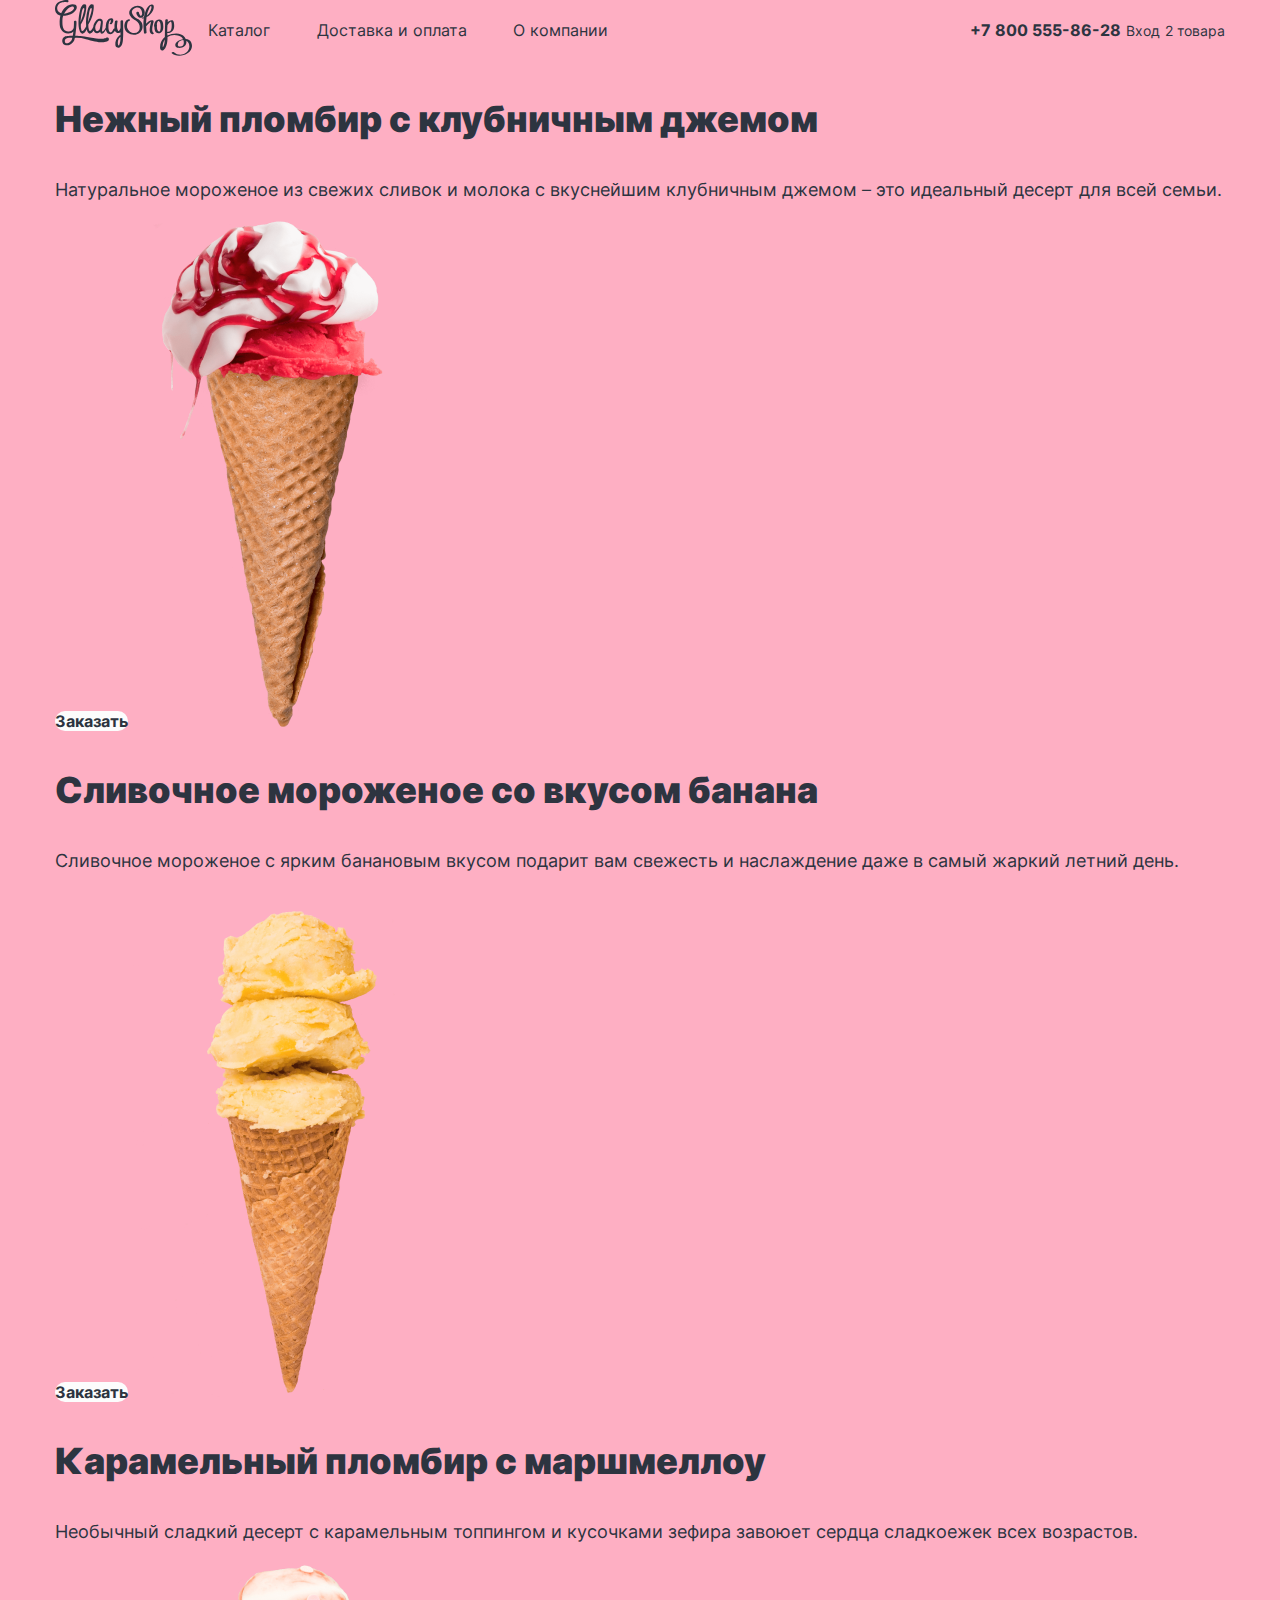
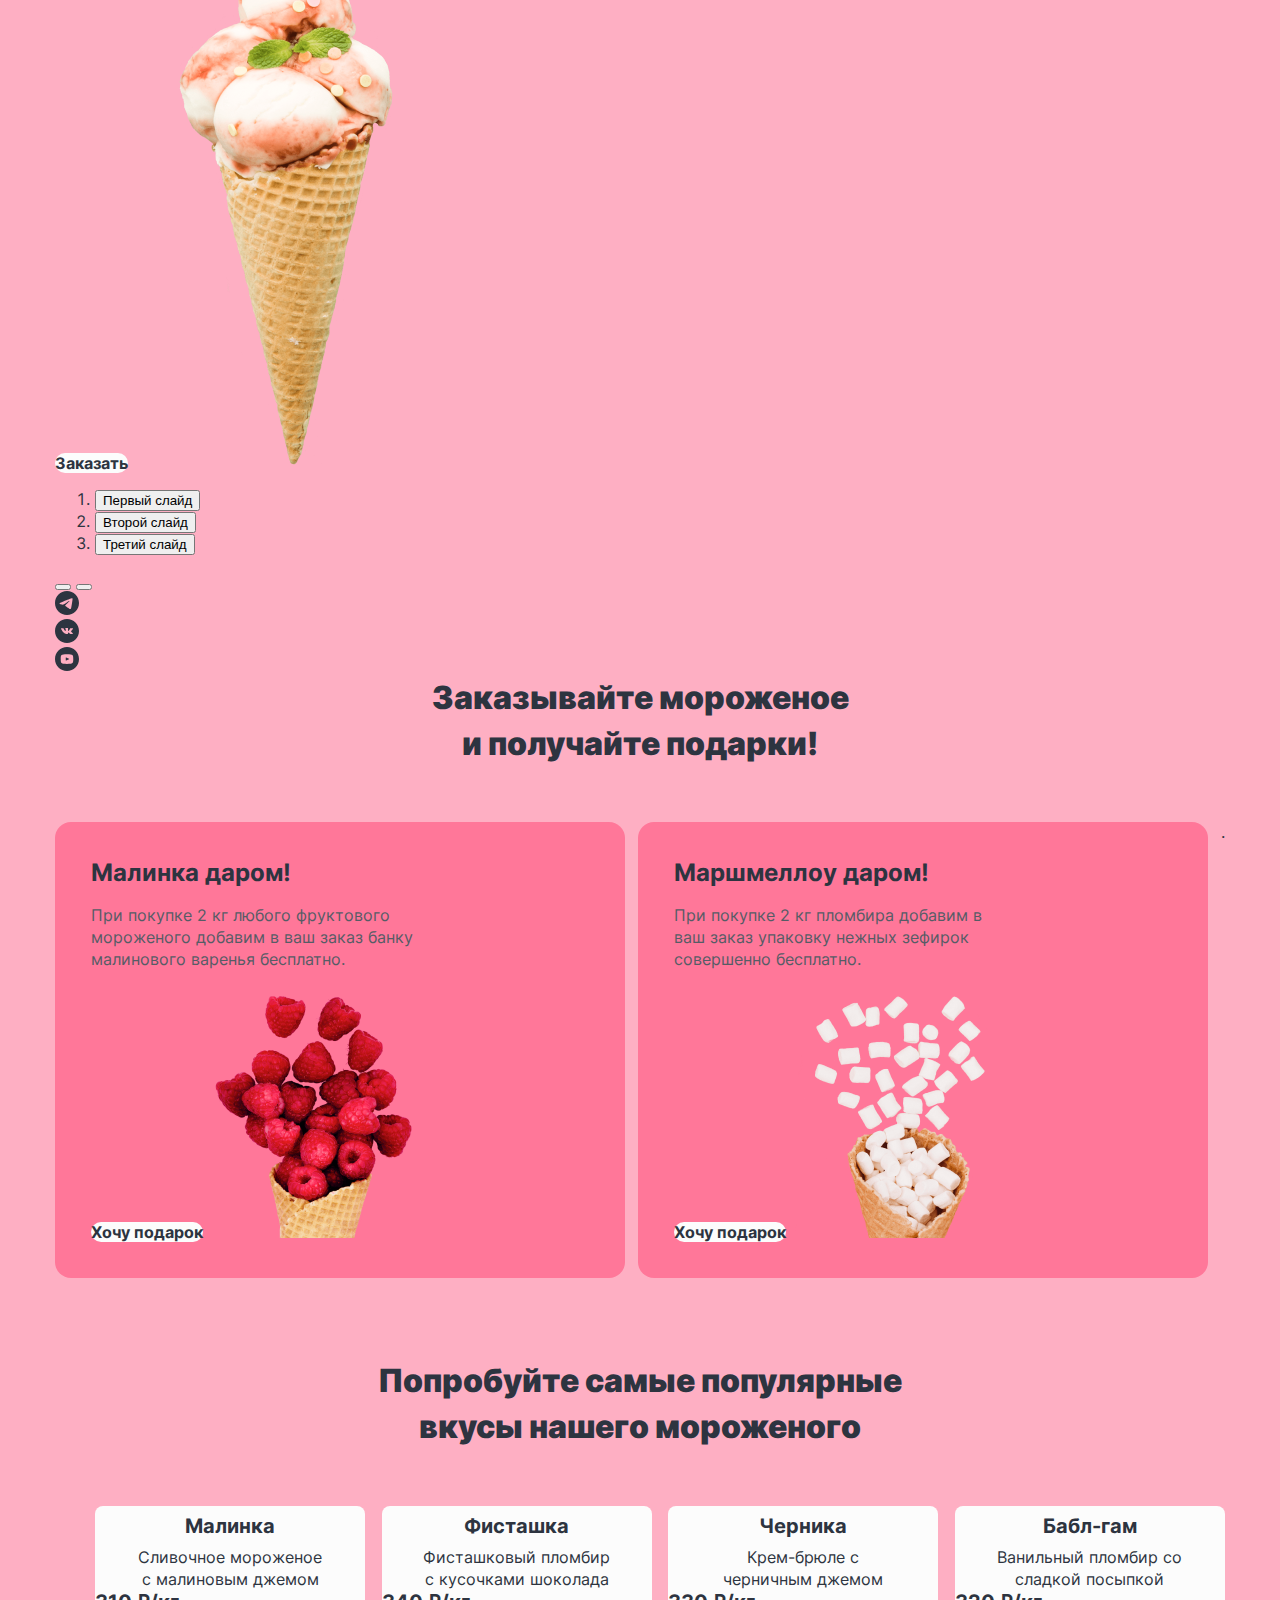
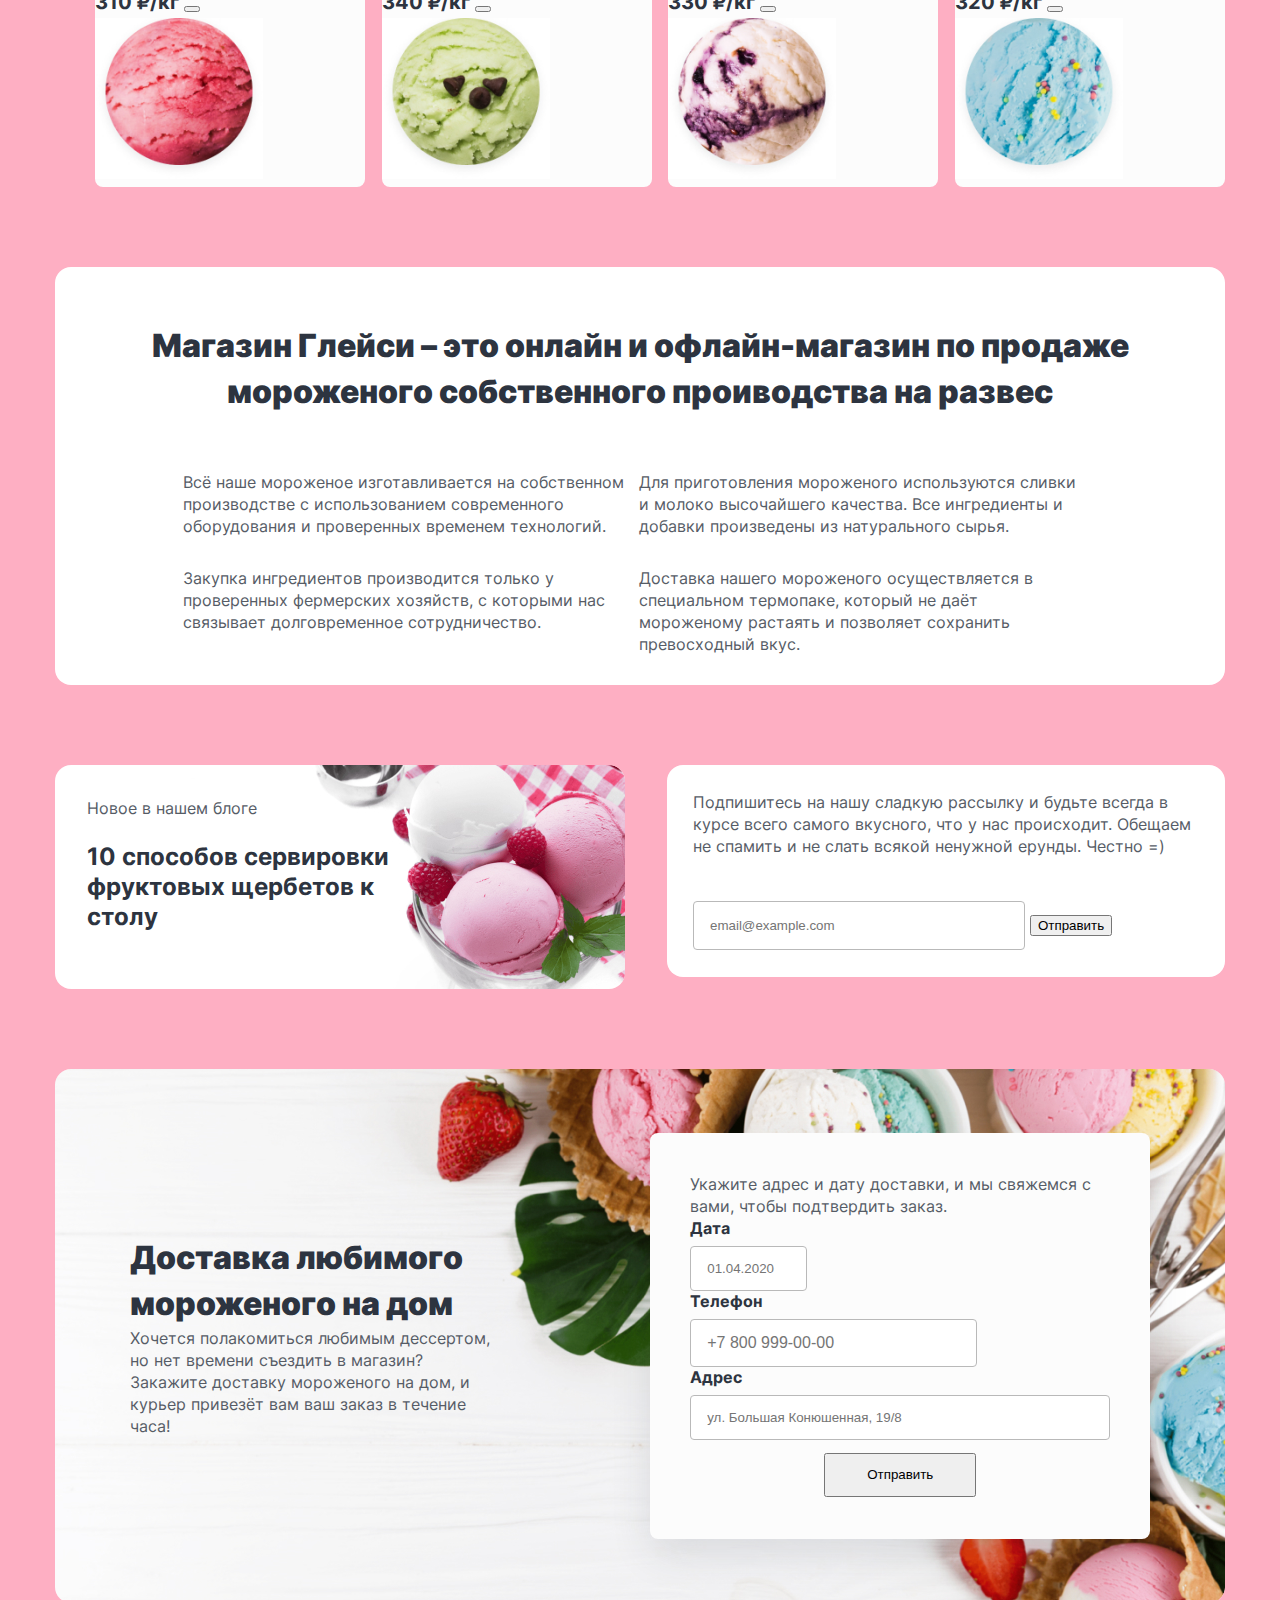
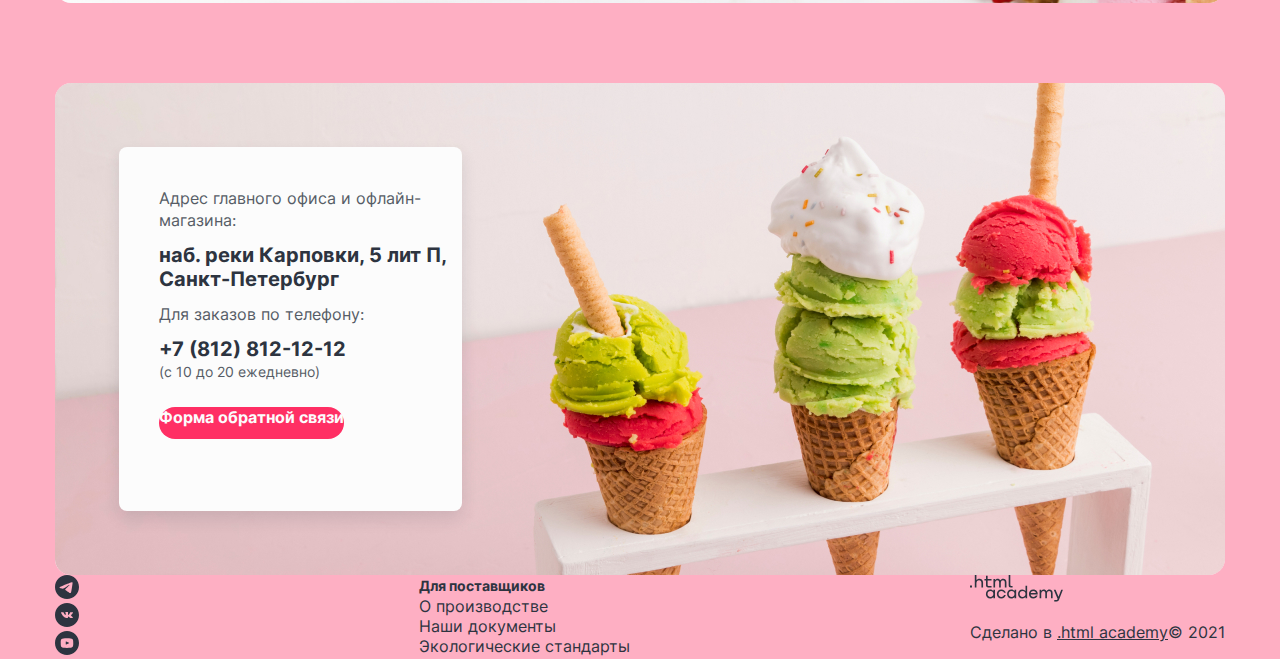
<file: 5/index.html>
<!DOCTYPE html>
<html lang="ru">

<head>
  <meta charset="utf-8">
  <title>HTML Academy: Глейси</title>
  <link rel="stylesheet" href="./styles/styles.css">
  <base href="https://htmlacademy-htmlcss.github.io/1853321-gllacy-34/5/">
</head>

<body>
  <header class="main-header">
    <div class="nav-wrapper">
      <a class="logo-link" href="index.html">
        <img src="./images/logo/gllacy-logo.svg" alt="Логотип компании Глейси Шоп." width="137" height="56">
      </a>
      <nav class="navigation">
        <ul class="navigation-list">
          <li class="navigation-item">
            <a class="navigation-link" href="catalog.html">Каталог</a>
          </li>
          <li class="navigation-item">
            <a class="navigation-link" href="#">Доставка и оплата</a>
          </li>
          <li class="navigation-item">
            <a class="navigation-link" href="#">О компании</a>
          </li>
        </ul>
      </nav>
      <div class="user-menu">
        <a class="user-menu-phone" href="tel:+78005558628">+7 800 555-86-28</a>
        <a class="user-menu-link" href="#">
          <span class="visually-hidden">Найти</span>
        </a>
        <a class="user-menu-link" href="#">Вход</a>
        <a class="user-menu-link" href="#">2 товара</a>
      </div>
    </div>
  </header>
  <main class="index-main main-container">
    <div class="page-container">
      <h1 class="visually-hidden">Интернет магазин мороженного "Глейси-Шоп"</h1>
    <section class="slider">
      <h2 class="visually-hidden">Наши лучшие варианты мороженного</h2>
      <ul class="slider-list">
        <li class="slider-list-item">
          <h3 class="slider-list-item__title">Нежный пломбир с клубничным джемом</h3>
          <p class="slider-list-item__subtitle">Натуральное мороженое из свежих сливок и молока с вкуснейшим клубничным джемом – это идеальный десерт для всей семьи.</p>
          <a class="button" href="#">Заказать</a>
          <img class="slider-list-item__image" src="./images/ice-cream/ice-cream-1.png" alt="Со вкусом клубничного джема." width="306" height="507">
        </li>
        <li class="slider-list-item">
          <h3 class="slider-list-item__title">Сливочное мороженое со вкусом банана</h3>
          <p class="slider-list-item__subtitle">Сливочное мороженое с ярким банановым вкусом подарит вам свежесть и наслаждение даже в самый жаркий летний день.</p>
          <a class="button" href="#">Заказать</a>
          <img class="slider-list-item__image" src="./images/ice-cream/ice-cream-2.png" alt="Со вкусом банана." width="306" height="507">
        </li>
        <li class="slider-list-item">
          <h3 class="slider-list-item__title">Карамельный пломбир с маршмеллоу</h3>
          <p class="slider-list-item__subtitle">Необычный сладкий десерт с карамельным топпингом и кусочками зефира завоюет сердца сладкоежек всех возрастов.</p>
          <a class="button" href="#">Заказать</a>
          <img class="slider-list-item__image" src="./images/ice-cream/ice-cream-3.png" alt="Со вкусом маршмеллоу." width="306" height="507">
        </li>
      </ul>
      <ol class="slider-bullets">
        <li class="slider-bullets-item current">
          <button class="slider-bullets-item__bullets" type="button">Первый слайд</button>
        </li>
        <li class="slider-bullets-item">
          <button class="slider-bullets-item__bullets" type="button">Второй слайд</button>
        </li>
        <li class="slider-bullets-item">
          <button class="slider-bullets-item__bullets" type="button">Третий слайд</button>
        </li>
      </ol>
      <button class="slider-button slider-prev" type="button">
        <span class="visually-hidden">Предыдущее фото</span>
      </button>
      <button class="slider-button slider-next" type="button">
        <span class="visually-hidden">Следующее фото</span>
      </button>
      <ul class="social-list">
        <li class="social-list-item">
          <a class="social-list-item__link" href="https://t.me/htmlacademy" target="_blank">
            <img class="social-list-item__image" src="./images/social/telegram.svg" alt="Телеграмм." width="24" height="24">
          </a>
        </li>
        <li class="social-list-item">
          <a class="social-list-item__link" href="https://vk.com/htmlacademy" target="_blank">
            <img class="social-list-item__image" src="./images/social/vk.svg" alt="Вконтакте." width="24" height="24">
          </a>
        </li>
        <li class="social-list-item">
          <a class="social-list-item__link" href="https://www.youtube.com/user/htmlacademyru" target="_blank">
            <img class="social-list-item__image" src="./images/social/youtube.svg" alt="Ютуб." width="24" height="24">
          </a>
        </li>
      </ul>
    </section>
    <section class="action">
      <h2 class="action_title">Заказывайте мороженое и получайте подарки!</h2>
        <div class="action-wrapper">
          <div class="action-card">
            <h3 class="action-card-title">Малинка даром!</h3>
            <p class="action-card-title__subtext">При покупке 2 кг любого фруктового мороженого добавим в ваш заказ банку малинового варенья бесплатно.</p>
            <a class="button" href="#">Хочу подарок</a>
            <img class="action-card__images" src="./images/action/strawberry.png" alt="Рожок с малинкой." width="219" height="268">
          </div>
          <div class="action-card">
            <h3 class="action-card-title">Маршмеллоу даром!</h3>
            <p class="action-card-title__subtext">При покупке 2 кг пломбира добавим в ваш заказ упаковку нежных зефирок совершенно бесплатно.</p>
            <a class="button" href="#">Хочу подарок</a>
            <img class="action-card__images" src="./images/action/marshmallow.png" alt="Рожок с маршмеллоу." width="219" height="268">
          </div>.

      </div>
    </section>
    <section class="assortment">
      <h2 class="assortment-title">Попробуйте самые популярные вкусы нашего мороженого</h2>
      <ul class="assortment-card-list">
        <li class="assortment-card-item">
          <h3 class="asssortment-card__title">Малинка</h3>
          <p class="asssortment-card__subtext">Сливочное мороженое с малиновым джемом</p>
          <b class="asssortment-card__price">310 ₽/кг</b>
          <button class="asssortment-card__button" type="button">
            <span class="visually-hidden">
              Добавить в корзину
            </span>
          </button>
          <img class="assortment-card-item__images" src="./images/card-product/raspberry.jpg" alt="Мороженое с малиновым джемом." width="168" height="168">
        </li>
        <li class="assortment-card-item">
          <h3 class="asssortment-card__title">Фисташка</h3>
          <p class="asssortment-card__subtext">Фисташковый пломбир с кусочками шоколада</p>
          <b class="asssortment-card__price">340 ₽/кг</b>
          <button class="asssortment-card__button" type="button">
            <span class="visually-hidden">
              Добавить в корзину
            </span>
          </button>
          <img class="assortment-card-item__images" src="./images/card-product/pistachios.jpg" alt="Мороженое с фисташковым пломбиром с крошками шоколада." width="168" height="168">
        </li>
        <li class="assortment-card-item">
          <h3 class="asssortment-card__title">Черника</h3>
          <p class="asssortment-card__subtext">Крем-брюле с черничным джемом</p>
          <b class="asssortment-card__price">330 ₽/кг</b>
          <button class="asssortment-card__button" type="button">
            <span class="visually-hidden">
              Добавить в корзину
            </span>
          </button>
          <img class="assortment-card-item__images" src="./images/card-product/blueberry.jpg" alt="Мороженое крем-брюле с черничным джемом." width="168" height="168">
        </li>
        <li class="assortment-card-item">
          <h3 class="asssortment-card__title">Бабл-гам</h3>
          <p class="asssortment-card__subtext">Ванильный пломбир со сладкой посыпкой</p>
          <b class="asssortment-card__price">320 ₽/кг</b>
          <button class="asssortment-card__button" type="button">
            <span class="visually-hidden">
              Добавить в корзину
            </span>
          </button>
          <img class="assortment-card-item__images" src="./images/card-product/bubble-gam.jpg" alt="Мороженое бабл-гам." width="168" height="168">
        </li>
      </ul>
    </section>
    <section class="about">
      <h2 class="about-title">Магазин Глейси – это онлайн и офлайн-магазин по продаже мороженого собственного проиводства на развес</h2>
      <ul class="about-list">
        <li class="about-list-item">Всё наше мороженое изготавливается на собственном производстве с использованием современного оборудования и проверенных временем технологий.</li>
        <li class="about-list-item">Для приготовления мороженого используются сливки и молоко высочайшего качества. Все ингредиенты и добавки произведены из натурального сырья.</li>
        <li class="about-list-item">Закупка ингредиентов производится только у проверенных фермерских хозяйств, с которыми нас связывает долговременное сотрудничество.</li>
        <li class="about-list-item">Доставка нашего мороженого осуществляется в специальном термопаке, который не даёт мороженому растаять и позволяет сохранить превосходный вкус.</li>
      </ul>
    </section>
    <section class="blog">
      <h2 class="visually-hidden">Получайте лучшие предложения</h2>
      <div class="blog-wrapper">
        <article class="article">
          <div class="article-wrapper">
            <p class="article-text">Новое в нашем блоге</p>
            <h3 class="article-title">10 способов сервировки фруктовых щербетов к столу</h3>
          </div>
        </article>
        <div class="distribution">
          <h3 class="visually-hidden">Письменная рассылка на электронную</h3>
          <p class="distribution-text">Подпишитесь на нашу сладкую рассылку и будьте всегда в курсе всего самого вкусного, что у нас происходит. Обещаем не спамить и не слать всякой ненужной ерунды. Честно =)</p>
          <form class="distribution-form" action="https://echo.htmlacademy.ru/" metod="get">
            <input class="distribution-form__field-input" type="email" placeholder="email@example.com" required>
            <button class="distribution-form__button" type="submit">Отправить</button>
          </form>
        </div>
      </div>
    </section>
    <section class="sending">
      <div class="sending-wrapper">
        <h2 class="sending-title">Доставка любимого мороженого на дом</h2>
        <p class="sending-subtext">Хочется полакомиться любимым дессертом, но нет времени съездить в магазин? Закажите доставку мороженого на дом, и курьер привезёт вам ваш заказ в течение часа!</p>
      </div>
      <form class="sending-form" action="https://echo.htmlacademy.ru/" method="post">
        <p class="sending-form-text">Укажите адрес и дату доставки, и мы свяжемся с вами, чтобы подтвердить заказ.</p>
        <div class="sending-form-date">
          <label class="form-date-label" for="sending-date">Дата</label>
          <input class="form-inpute-date" type="text" name="sending-date" id="sending-date" placeholder="01.04.2020">
        </div>
        <div class="sending-form-phone">
          <label class="form-phone-label" for="sending-phone">Телефон</label>
          <input class="form-inpute-phone" type="text" name="sending-phone" id="sending-phone" placeholder="+7 800 999-00-00">
        </div>
        <div class="sending-form-address">
          <label class="form-address-label" for="sending-address">Адрес</label>
          <input class="form-inpute-address" type="text" name="sending-address" id="sending-address" placeholder="ул. Большая Конюшенная, 19/8">
        </div>
        <button class="sending-form__button" type="submit">Отправить</button>
      </form>
    </section>
    <section class="feedback">
      <h2 class="visually-hidden">Информация о нашем магазине</h2>
      <div class="feedback-wrapper">
        <address class="feedback-address">
          <p class="feedback-text">Адрес главного офиса и офлайн-магазина:</p>
          <p class="address-text">наб. реки Карповки, 5 лит П, Санкт-Петербург</p>
          <p class="feedback-text">Для заказов по телефону:</p>
          <a class="feedback-phone" href="tel:+78128121212">+7 (812) 812-12-12</a>
          <p class="feedback-phone__working-hours">(с 10 до 20 ежедневно)</p>
        </address>
        <a href="#" class="feedback-button">Форма обратной связи</a>
      </div>
    </section>
    </div>
  </main>
  <footer class="footer">
      <div class="page-footer-container">
        <ul class="social-list">
          <li class="social-list-item">
            <a class="social-list-item__link" href="https://t.me/htmlacademy" target="_blank">
              <img class="social-list-item__image" src="./images/social/telegram.svg" alt="Телеграмм." width="24" height="24">
            </a>
          </li>
          <li class="social-list-item">
            <a class="social-list-item__link" href="https://vk.com/htmlacademy" target="_blank">
              <img class="social-list-item__image" src="./images/social/vk.svg" alt="Вконтакте." width="24" height="24">
            </a>
          </li>
          <li class="social-list-item">
            <a class="social-list-item__link" href="https://www.youtube.com/user/htmlacademyru" target="_blank">
              <img class="social-list-item__image" src="./images/social/youtube.svg" alt="Ютуб." width="24" height="24">
            </a>
          </li>
        </ul>
        <ul class="footer-list">
          <li class="footer-list-item">
            <a class="footer-list-item__link" href="#" target="_blank">
              <span class="footer-list-item--heart">Для поставщиков</span>
            </a>
          </li>
          <li class="footer-list-item">
            <a class="footer-list-item__link" href="#" target="_blank">О производстве</a>
          </li>
          <li class="footer-list-item">
            <a class="footer-list-item__link" href="#" target="_blank">Наши документы</a>
          </li>
          <li class="footer-list-item">
            <a class="footer-list-item__link" href="#" target="_blank">Экологические стандарты</a>
          </li>
        </ul>
        <div class="wrapper-copy">
          <a class="footer-htmlacademy-link" href="https://htmlacademy.ru/" target="_blank">
            <img class="html-academy" src="./images/logo/logo_htmlacademy.svg" alt="Курсы для каждого, кто хочет окунуться в мир вёрстки и программирования." width="93" height="27" >
          </a>
          <p class="footer-about-text">Сделано в <a class="htmlacademy-link" href="https://htmlacademy.ru/" target="_blank">.html academy</a>© 2021</p>
        </div>
    </div>
  </footer>
</body>
</html>
</file>
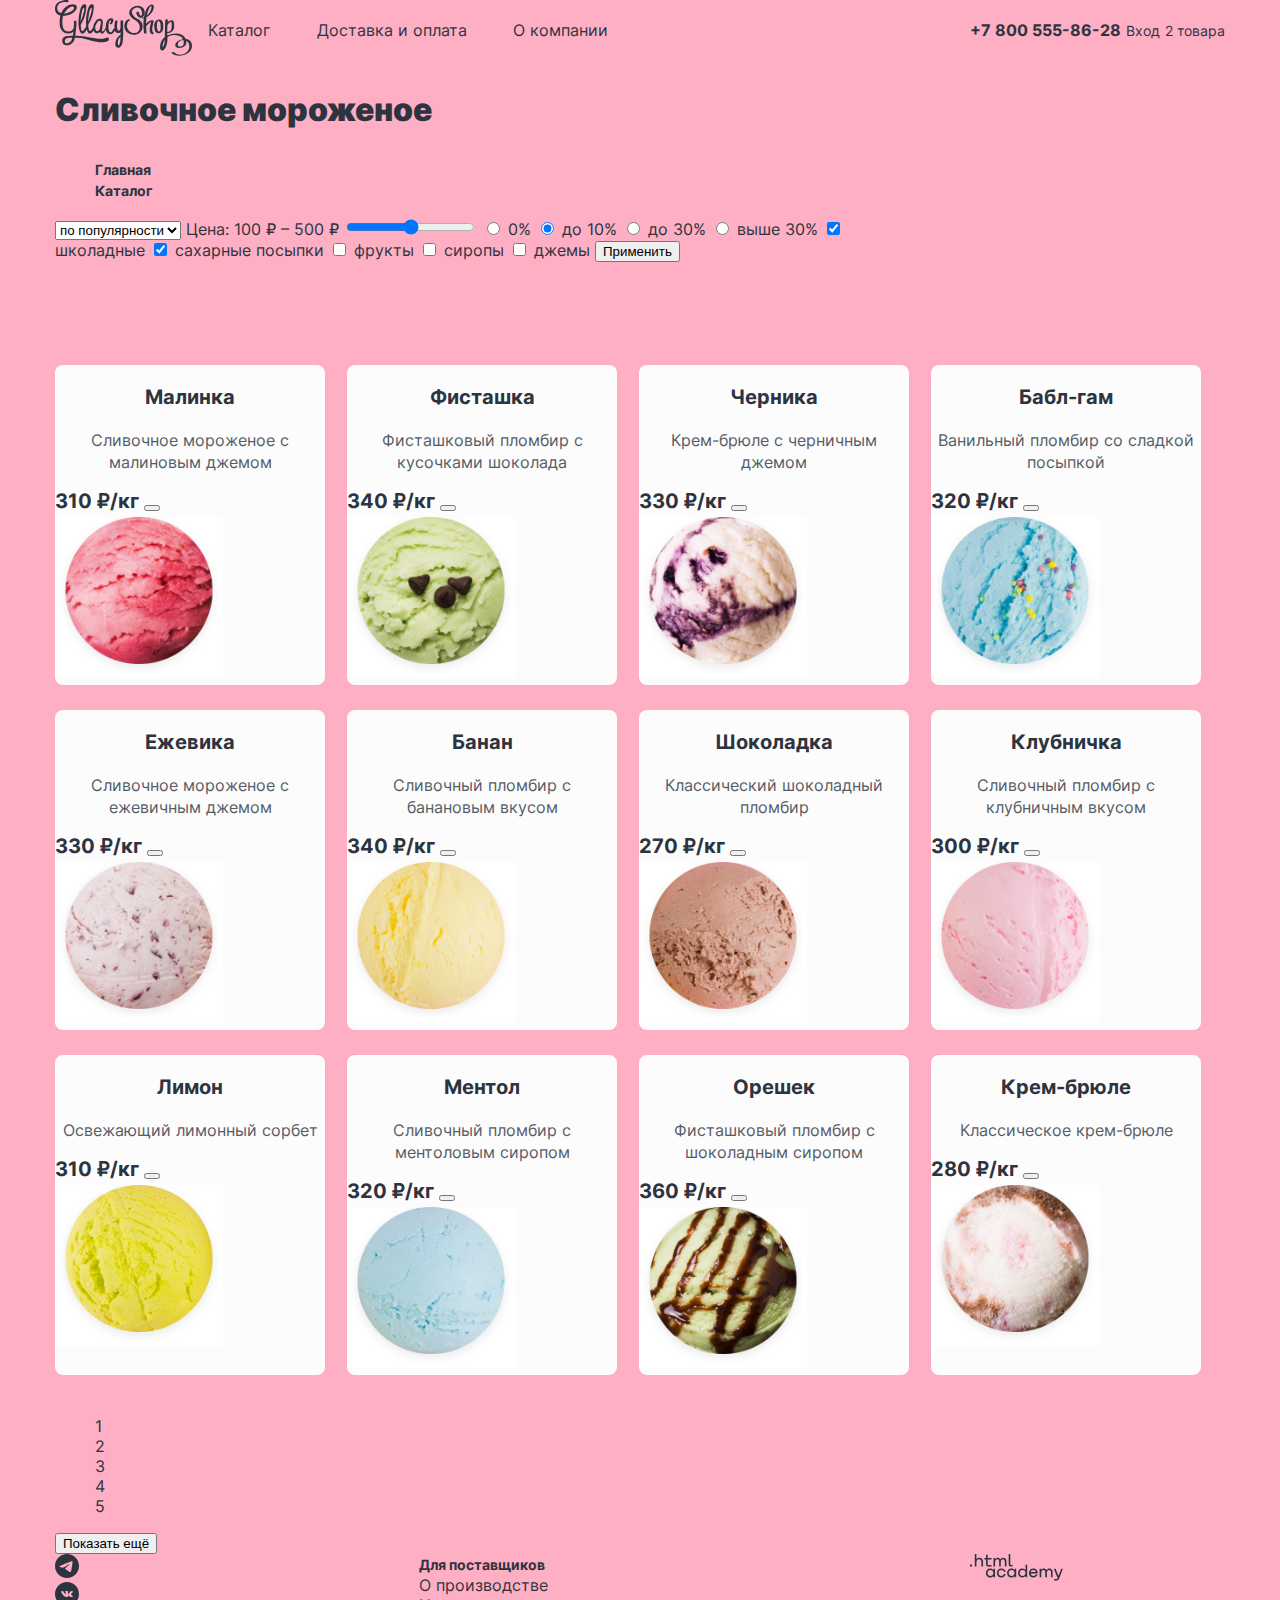
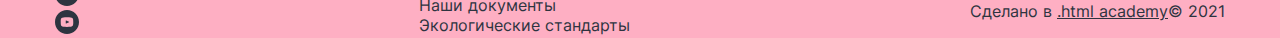
<file: catalog.html>
<!DOCTYPE html>
<html lang="ru">

<head>
  <meta charset="utf-8">
  <title>HTML Academy: Глейси</title>
  <link rel="stylesheet" href="./styles/styles.css">
</head>

<body>
  <header class="catalog-header">
    <div class="nav-wrapper">
      <a class="logo-link" href="index.html">
        <img src="./images/logo/gllacy-logo.svg" alt="Логотип компании Глейси Шоп." width="137" height="56">
      </a>
      <nav class="navigation">
        <ul class="navigation-list">
          <li class="navigation-item">
            <a class="navigation-link" href="catalog.html">Каталог</a>
          </li>
          <li class="navigation-item">
            <a class="navigation-link" href="#">Доставка и оплата</a>
          </li>
          <li class="navigation-item">
            <a class="navigation-link" href="#">О компании</a>
          </li>
        </ul>
      </nav>
      <div class="user-menu">
        <a class="user-menu-phone" href="tel:+78005558628">+7 800 555-86-28</a>
        <a class="user-menu-link" href="#">
          <span class="visually-hidden">Найти</span>
        </a>
        <a class="user-menu-link" href="#">Вход</a>
        <a class="user-menu-link" href="#">2 товара</a>
      </div>
    </div>
  </header>
  <main class="main-inner main-container">
      <h1 class="visually-hidden">Каталог мороженого</h1>
      <header class="inner-header">
        <h2 class="inner-header-title">Сливочное мороженое</h2>
        <ul class="breadcrumbs">
          <li class="breadcrumbs-item">
            <a class="breadcrumbs-link" href="index.html">Главная</a>
          </li>
          <li class="breadcrumbs-item">
            <a class="breadcrumbs-link">Каталог</a>
          </li>
        </ul>
      </header>
      <form class="catalog-form" action="https://echo.htmlacademy.ru/" method="post">
        <select class="form-select" name="popular">
          <option class="form-option" value="popular">по популярности</option>
          <option class="form-option" value="price">по цене</option>
          <option class="form-option" value="fat">по жирности</option>
        </select>
        <label class="form-range__title" for="control">Цена: 100 ₽ – 500 ₽</label>
        <input class="form-range__input" id="control" type="range" min="100" max="500">
        <input type="radio" name="choose_the_fat" id="0" value="0">
        <label for="0">0%</label>
        <input type="radio" name="choose_the_fat" id="10" value="10" checked>
        <label for="10">до 10%</label>
        <input type="radio" name="choose_the_fat" id="smaller-30" value="smaller-30">
        <label for="smaller-30">до 30%</label>
        <input type="radio" name="choose_the_fat" id="over-30" value="over-30">
        <label for="over-30">выше 30%</label>
        <input type="checkbox" name="fillers" id="сhocolate" value="сhocolate" checked>
        <label for="сhocolate">школадные</label>
        <input type="checkbox" name="fillers" id="sugar_sprinkling" value="sugar_sprinkling" checked>
        <label for="sugar_sprinkling">сахарные посыпки</label>
        <input type="checkbox" name="fillers" id="fruits" value="fruits">
        <label for="fruits">фрукты</label>
        <input type="checkbox" name="fillers" id="syrups" value="syrups">
        <label for="syrups">сиропы</label>
        <input type="checkbox" name="fillers" id="jam" value="jam">
        <label for="jam">джемы</label>
        <button type="submit">Применить</button>
      </form>
      <section class="catalog-card">
        <h2 class="visually-hidden">Мороженое</h2>
        <ul class="product-card-list">
          <li class="product-card-list-item">
            <h3 class="product-card-item__title">Малинка</h3>
            <p class="product-card-item__subtext">Сливочное мороженое с малиновым джемом</p>
            <b class="product-card-item__price">310 ₽/кг</b>
            <button class="product-card__button" type="button">
              <span class="visually-hidden">
                Добавить в корзину
              </span>
            </button>
            <img class="product-card-item__images" src="./images/card-product/raspberry.jpg"
              alt="Мороженое с малиновым джемом." width="168" height="168">
          </li>
          <li class="product-card-list-item">
            <h3 class="product-card-item__title">Фисташка</h3>
            <p class="product-card-item__subtext">Фисташковый пломбир с кусочками шоколада</p>
            <b class="product-card-item__price">340 ₽/кг</b>
            <button class="product-card__button" type="button">
              <span class="visually-hidden">
                Добавить в корзину
              </span>
            </button>
            <img class="product-card-item__images" src="./images/card-product/pistachios.jpg" alt="Фисташковый пломбир."
              width="168" height="168">
          </li>
          <li class="product-card-list-item">
            <h3 class="product-card-item__title">Черника</h3>
            <p class="product-card-item__subtext">Крем-брюле с черничным джемом</p>
            <b class="product-card-item__price">330 ₽/кг</b>
            <button class="product-card__button" type="button">
              <span class="visually-hidden">
                Добавить в корзину
              </span>
            </button>
            <img class="product-card-item__images" src="./images/card-product/blueberry.jpg"
              alt="Мороженое со вкусом черники." width="168" height="168">
          </li>
          <li class="product-card-list-item">
            <h3 class="product-card-item__title">Бабл-гам</h3>
            <p class="product-card-item__subtext">Ванильный пломбир со сладкой посыпкой</p>
            <b class="product-card-item__price">320 ₽/кг</b>
            <button class="product-card__button" type="button">
              <span class="visually-hidden">
                Добавить в корзину
              </span>
            </button>
            <img class="product-card-item__images" src="./images/card-product/bubble-gam.jpg"
              alt="Ванильный пломбир бабл-гам." width="168" height="168">
          </li>
          <li class="product-card-list-item">
            <h3 class="product-card-item__title">Ежевика</h3>
            <p class="product-card-item__subtext">Сливочное мороженое с ежевичным джемом</p>
            <b class="product-card-item__price">330 ₽/кг</b>
            <button class="product-card__button" type="button">
              <span class="visually-hidden">
                Добавить в корзину
              </span>
            </button>
            <img class="product-card-item__images" src="./images/card-product/blackberry.jpg"
              alt="Сливочное мороженое с ежевичным джемом." width="168" height="168">
          </li>
          <li class="product-card-list-item">
            <h3 class="product-card-item__title">Банан</h3>
            <p class="product-card-item__subtext">Сливочный пломбир с банановым вкусом</p>
            <b class="product-card-item__price">340 ₽/кг</b>
            <button class="product-card__button" type="button">
              <span class="visually-hidden">
                Добавить в корзину
              </span>
            </button>
            <img class="product-card-item__images" src="./images/card-product/banana.jpg"
              alt="Сливочный пломбир с банановым вкусом." width="168" height="168">
          </li>
          <li class="product-card-list-item">
            <h3 class="product-card-item__title">Шоколадка</h3>
            <p class="product-card-item__subtext">Классический шоколадный пломбир</p>
            <b class="product-card-item__price">270 ₽/кг</b>
            <button class="product-card__button" type="button">
              <span class="visually-hidden">
                Добавить в корзину
              </span>
            </button>
            <img class="product-card-item__images" src="./images/card-product/сhocolate.jpg" alt="Шоколадный пломбир."
              width="168" height="168">
          </li>
          <li class="product-card-list-item">
            <h3 class="product-card-item__title">Клубничка</h3>
            <p class="product-card-item__subtext">Сливочный пломбир с клубничным вкусом</p>
            <b class="product-card-item__price">300 ₽/кг</b>
            <button class="product-card__button" type="button">
              <span class="visually-hidden">
                Добавить в корзину
              </span>
            </button>
            <img class="product-card-item__images" src="./images/card-product/strawberry.jpg"
              alt="Клубничное мороженое." width="168" height="168">
          </li>
          <li class="product-card-list-item">
            <h3 class="product-card-item__title">Лимон</h3>
            <p class="product-card-item__subtext">Освежающий лимонный сорбет</p>
            <b class="product-card-item__price">310 ₽/кг</b>
            <button class="product-card__button" type="button">
              <span class="visually-hidden">
                Добавить в корзину
              </span>
            </button>
            <img class="product-card-item__images" src="./images/card-product/lemon.jpg" alt="Лимонный сорбет."
              width="168" height="168">
          </li>
          <li class="product-card-list-item">
            <h3 class="product-card-item__title">Ментол</h3>
            <p class="product-card-item__subtext">Сливочный пломбир с ментоловым сиропом</p>
            <b class="product-card-item__price">320 ₽/кг</b>
            <button class="product-card__button" type="button">
              <span class="visually-hidden">
                Добавить в корзину
              </span>
            </button>
            <img class="product-card-item__images" src="./images/card-product/menthol.jpg"
              alt="Пломбир с ментоловым сиропом." width="168" height="168">
          </li>
          <li class="product-card-list-item">
            <h3 class="product-card-item__title">Орешек</h3>
            <p class="product-card-item__subtext">Фисташковый пломбир с шоколадным сиропом</p>
            <b class="product-card-item__price">360 ₽/кг</b>
            <button class="product-card__button" type="button">
              <span class="visually-hidden">
                Добавить в корзину
              </span>
            </button>
            <img class="product-card-item__images" src="./images/card-product/nutlet.jpg"
              alt="Фисташковый пломбир с шоколадным сиропом." width="168" height="168">
          </li>
          <li class="product-card-list-item">
            <h3 class="product-card-item__title">Крем-брюле</h3>
            <p class="product-card-item__subtext">Классическое крем-брюле</p>
            <b class="product-card-item__price">280 ₽/кг</b>
            <button class="product-card__button" type="button">
              <span class="visually-hidden">
                Добавить в корзину
              </span>
            </button>
            <img class="product-card-item__images" src="./images/card-product/creme-brulee.jpg"
              alt="Мороженое со вкусом Крем-брюле." width="168" height="168">
          </li>
        </ul>
        <ul class="pagination">
          <li class="pagination-item">
            <a class="pagination-link pagination-prev pagination-disabled">
              <span class="visually-hidden">
                Предыдущая страница
              </span>
            </a>
          </li>
          <li class="pagination-item">
            <a class="pagination-link" href="#">1</a>
          </li>
          <li class="pagination-item">
            <a class="pagination-link" href="#">2</a>
          </li>
          <li class="pagination-item">
            <a class="pagination-link pagination-current">3</a>
          </li>
          <li class="pagination-item">
            <a class="pagination-link" href="#">4</a>
          </li>
          <li class="pagination-item">
            <a class="pagination-link" href="#">5</a>
          </li>
          <li class="pagination-item">
            <a class="pagination-link pagination-next" href="#">
              <span class="visually-hidden">
                Следующая страница
              </span>
            </a>
          </li>
        </ul>
        <button class="pagination-button pagination-show-more" type="button">Показать ещё</button>
      </section>
  </main>
  <footer class="footer">
      <ul class="social-list">
        <li class="social-list-item">
          <a class="social-list-item__link" href="https://t.me/htmlacademy" target="_blank">
            <img class="social-list-item__image" src="./images/social/telegram.svg" alt="Телеграмм." width="24"
              height="24">
          </a>
        </li>
        <li class="social-list-item">
          <a class="social-list-item__link" href="https://vk.com/htmlacademy" target="_blank">
            <img class="social-list-item__image" src="./images/social/vk.svg" alt="Вконтакте." width="24" height="24">
          </a>
        </li>
        <li class="social-list-item">
          <a class="social-list-item__link" href="https://www.youtube.com/user/htmlacademyru" target="_blank">
            <img class="social-list-item__image" src="./images/social/youtube.svg" alt="Ютуб." width="24" height="24">
          </a>
        </li>
      </ul>
      <ul class="footer-list">
        <li class="footer-list-item">
          <a class="footer-list-item__link" href="#" target="_blank">
            <span class="footer-list-item--heart">Для поставщиков</span>
          </a>
        </li>
        <li class="footer-list-item">
          <a class="footer-list-item__link" href="#" target="_blank">О производстве</a>
        </li>
        <li class="footer-list-item">
          <a class="footer-list-item__link" href="#" target="_blank">Наши документы</a>
        </li>
        <li class="footer-list-item">
          <a class="footer-list-item__link" href="#" target="_blank">Экологические стандарты</a>
        </li>
      </ul>
      <div class="wrapper-copy">
        <a class="footer-htmlacademy-link" href="https://htmlacademy.ru/" target="_blank">
          <img class="html-academy" src="./images/logo/logo_htmlacademy.svg"
            alt="Курсы для каждого, кто хочет окунуться в мир вёрстки и программирования." width="93" height="27">
        </a>
        <p class="footer-about-text">Сделано в <a class="htmlacademy-link" href="https://htmlacademy.ru/"
            target="_blank">.html academy</a>© 2021</p>
      </div>
  </footer>
</body>

</html>
</file>
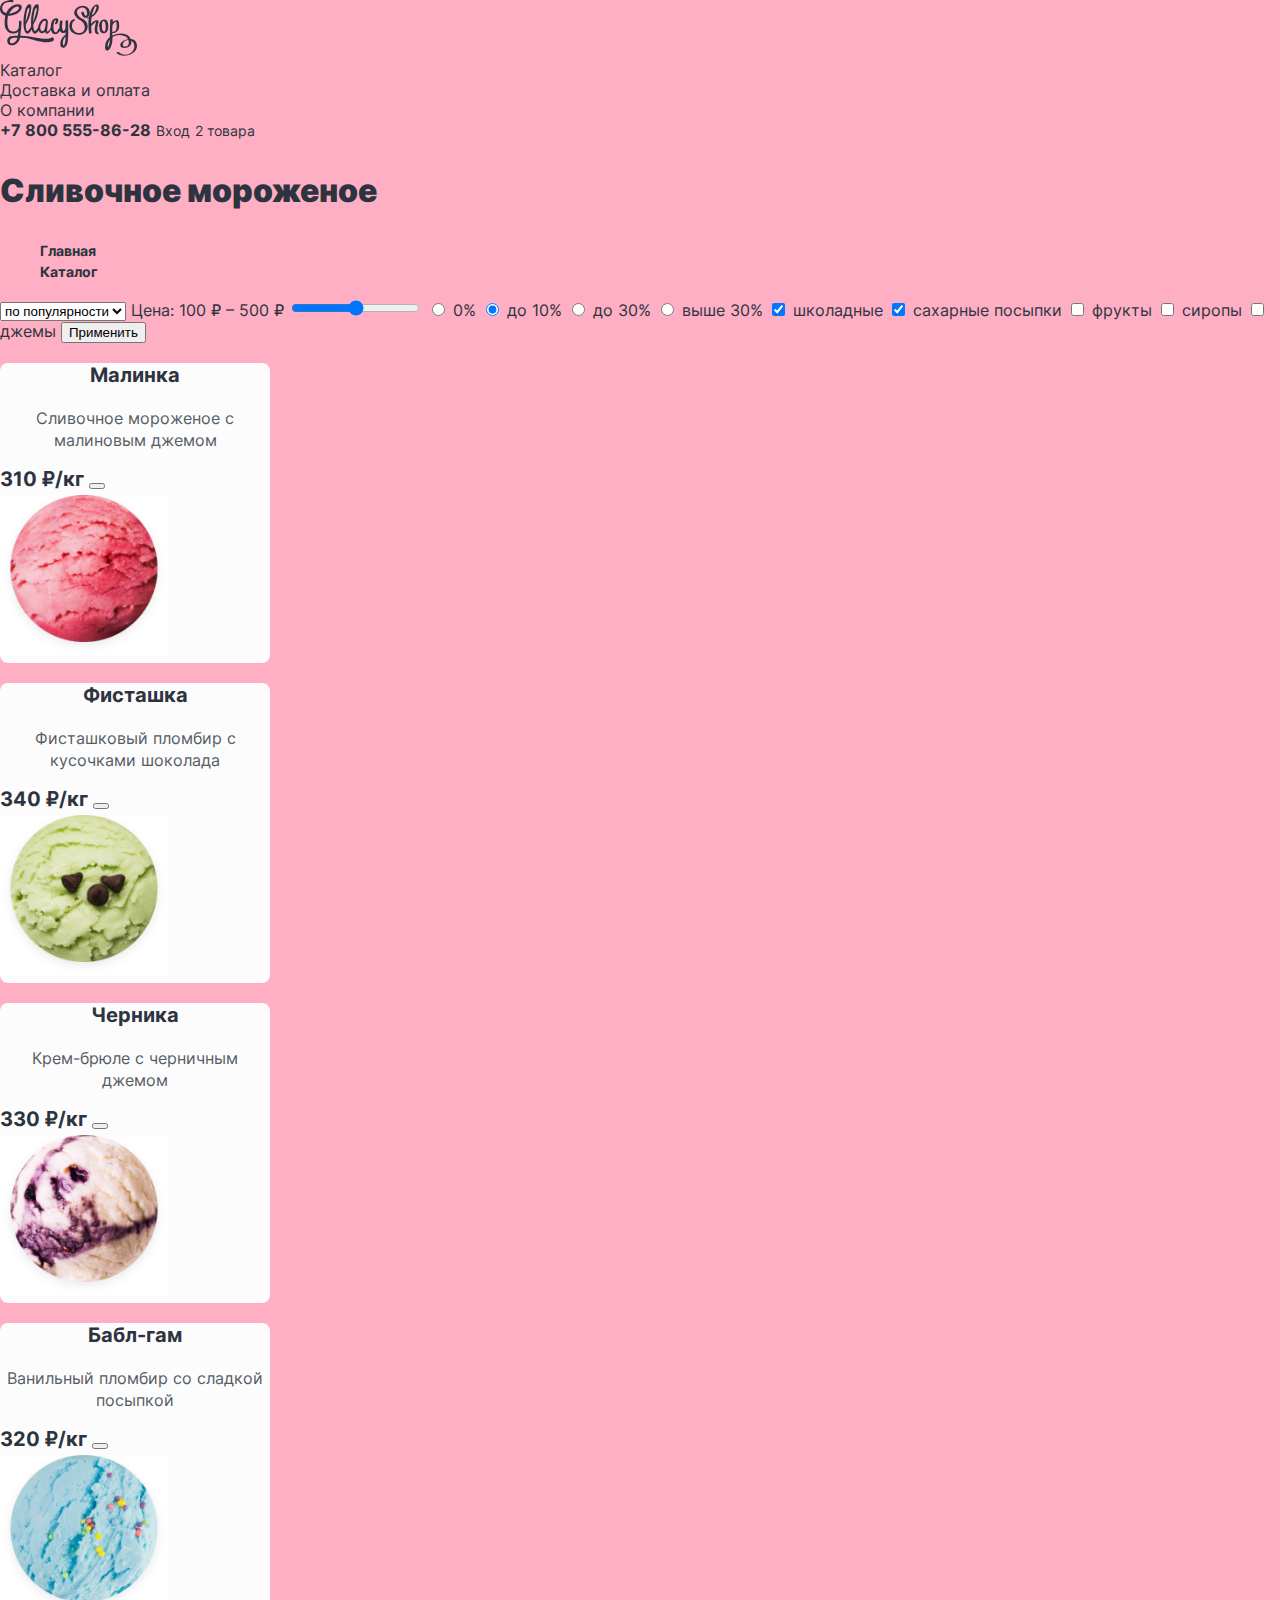
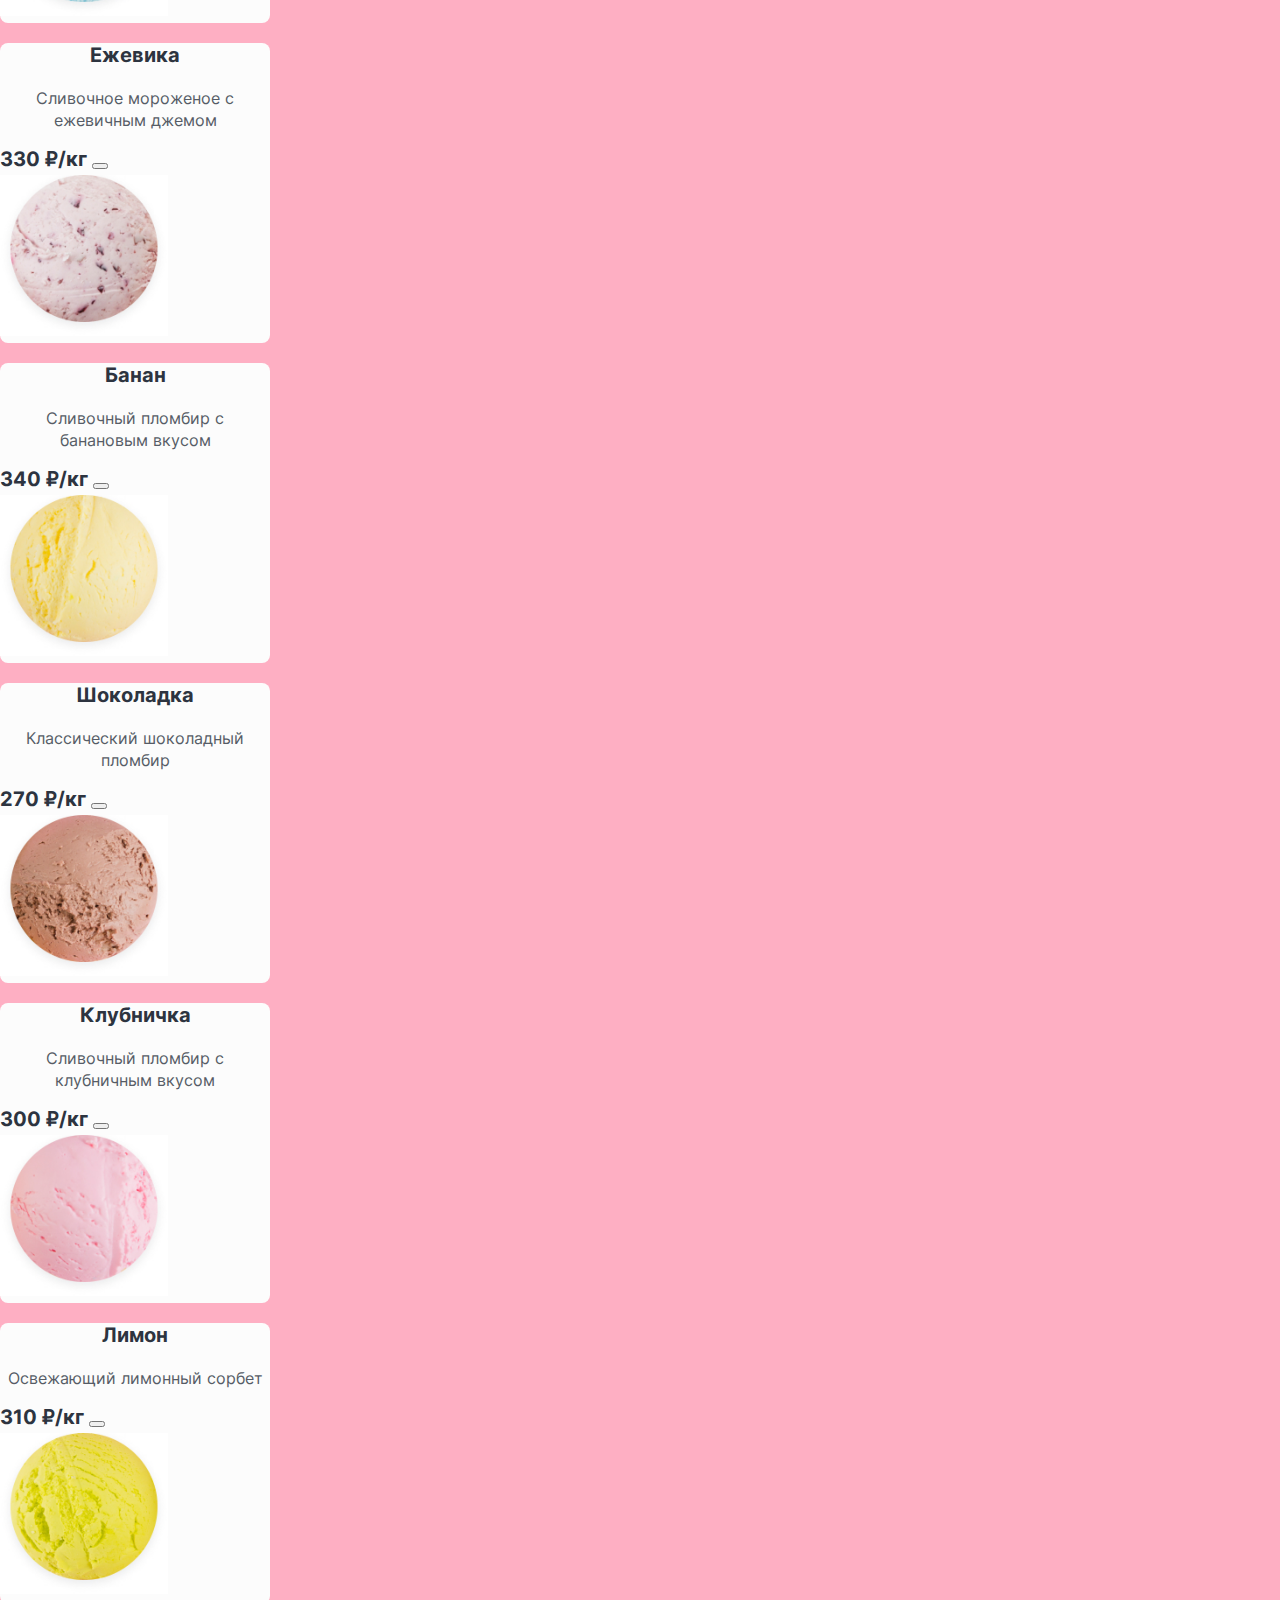
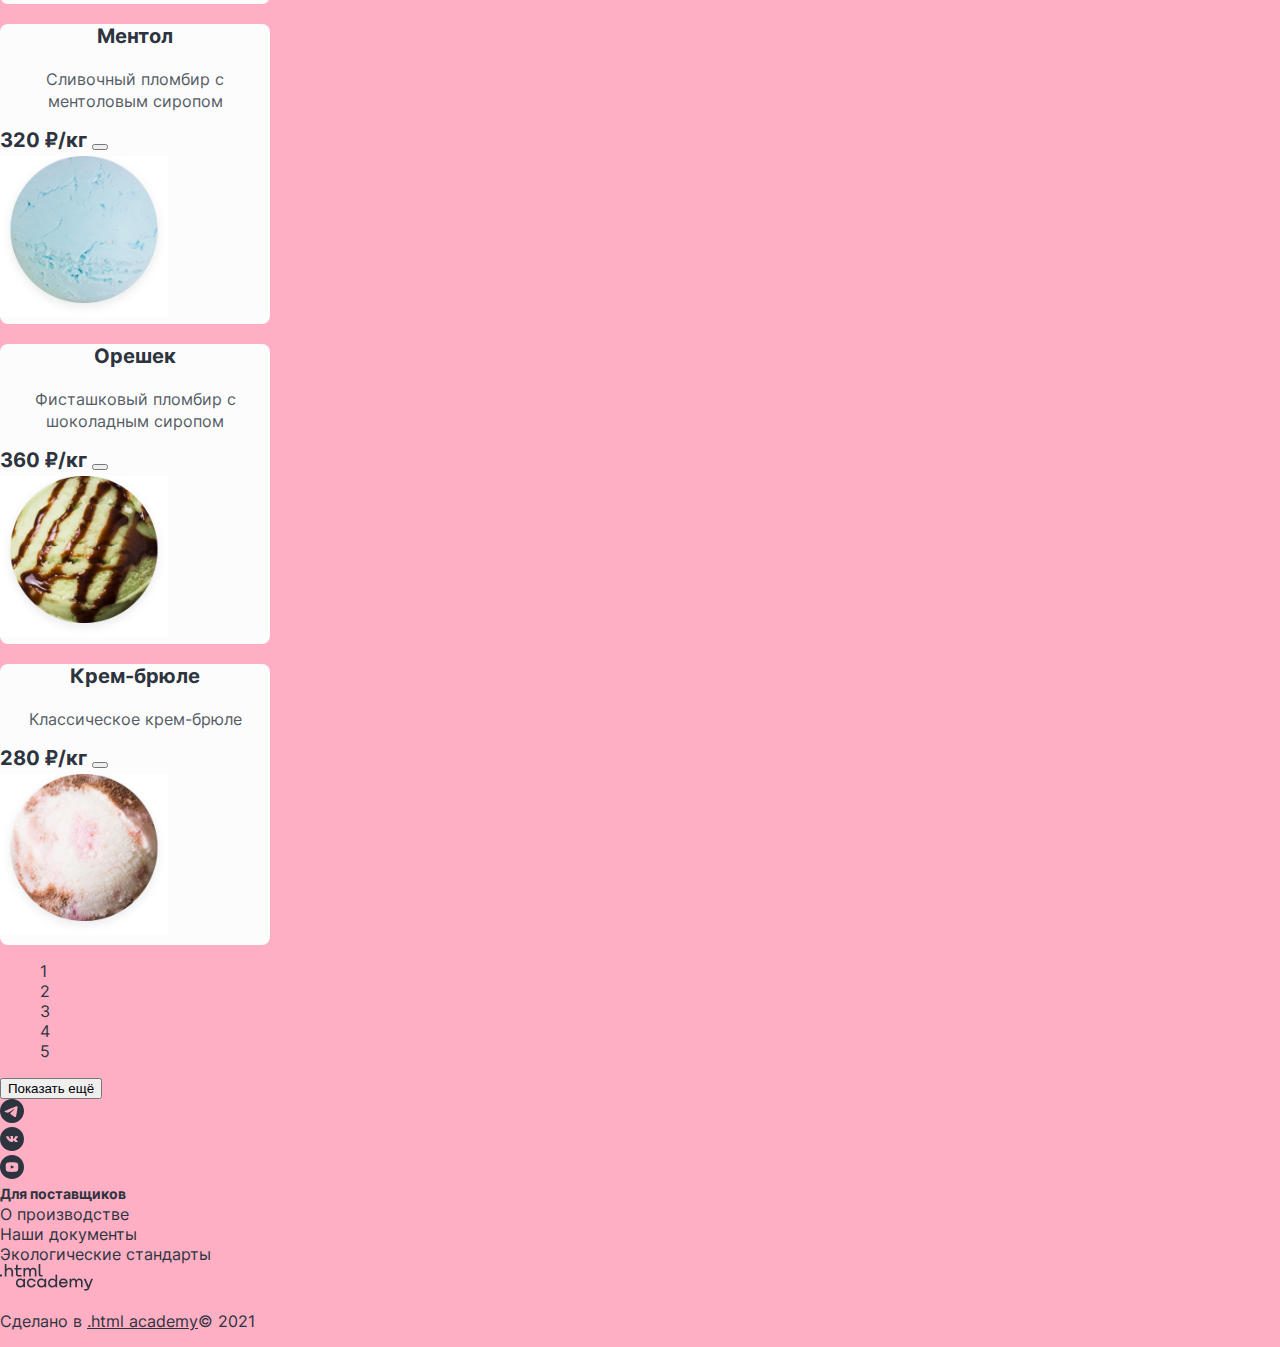
<file: 4/catalog.html>
<!DOCTYPE html>
<html lang="ru">

<head>
  <meta charset="utf-8">
  <title>HTML Academy: Глейси</title>
  <link rel="stylesheet" href="./styles/styles.css">
  <base href="https://htmlacademy-htmlcss.github.io/1853321-gllacy-34/4/">
</head>

<body>
  <header class="catalog-header">
    <a class="logo-link" href="index.html">
      <img src="./images/logo/gllacy-logo.svg" alt="Логотип компании Глейси Шоп." width="137" height="56">
    </a>
    <nav class="navigation">
      <ul class="navigation-list">
        <li class="navigation-item">
          <a class="navigation-link" href="catalog.html">Каталог</a>
        </li>
        <li class="navigation-item">
          <a class="navigation-link" href="#">Доставка и оплата</a>
        </li>
        <li class="navigation-item">
          <a class="navigation-link" href="#">О компании</a>
        </li>
      </ul>
    </nav>
    <div class="user-menu">
      <a class="user-menu-phone" href="tel:+78005558628">+7 800 555-86-28</a>
      <a class="user-menu-link" href="#">
        <span class="visually-hidden">Найти</span>
      </a>
      <a class="user-menu-link" href="#">Вход</a>
      <a class="user-menu-link" href="#">2 товара</a>
    </div>
  </header>
  <main class="main-inner">
    <h1 class="visually-hidden">Каталог мороженого</h1>
    <header class="inner-header">
      <h2 class="inner-header-title">Сливочное мороженое</h2>
      <ul class="breadcrumbs">
        <li class="breadcrumbs-item">
          <a class="breadcrumbs-link" href="index.html">Главная</a>
        </li>
        <li class="breadcrumbs-item">
          <a class="breadcrumbs-link">Каталог</a>
        </li>
      </ul>
    </header>
    <form class="catalog-form" action="https://echo.htmlacademy.ru/" method="post">
        <select class="form-select" name="popular">
          <option class="form-option" value="popular">по популярности</option>
          <option class="form-option" value="price">по цене</option>
          <option class="form-option" value="fat">по жирности</option>
        </select>
        <label class="form-range__title" for="control">Цена: 100 ₽ – 500 ₽</label>
        <input class="form-range__input" id="control" type="range" min="100" max="500">
        <input type="radio" name="choose_the_Fat" id="0" value="0">
        <label for="0">0%</label>
        <input type="radio" name="choose_the_Fat" id="10" value="10" checked>
        <label for="10">до 10%</label>
        <input type="radio" name="choose_the_Fat" id="smaller-30" value="smaller-30">
        <label for="smaller-30">до 30%</label>
        <input type="radio" name="choose_the_Fat" id="over-30" value="over-30">
        <label for="over-30">выше 30%</label>
        <input type="checkbox" name="fillers" id="сhocolate" value="сhocolate" checked>
        <label for="сhocolate">школадные</label>
        <input type="checkbox" name="fillers" id="sugar_sprinkling" value="sugar_sprinkling" checked>
        <label for="sugar_sprinkling">сахарные посыпки</label>
        <input type="checkbox" name="fillers" id="fruits" value="fruits">
        <label for="fruits">фрукты</label>
        <input type="checkbox" name="fillers" id="syrups" value="syrups">
        <label for="syrups">сиропы</label>
        <input type="checkbox" name="fillers" id="jam" value="jam">
        <label for="jam">джемы</label>
        <button type="submit">Применить</button>
    </form>
    <section class="catalog-card">
      <h2 class="visually-hidden">Мороженое</h2>
        <ul class="product-card-list">
          <li class="product-card-list-item">
            <h3 class="product-card-item__title">Малинка</h3>
            <p class="product-card-item__subtext">Сливочное мороженое с малиновым джемом</p>
            <b class="product-card-item__price">310 ₽/кг</b>
            <button class="product-card__button" type="button">
              <span class="visually-hidden">
                Добавить в корзину
              </span>
            </button>
            <img class="product-card-item__images"  src="./images/card-product/raspberry.jpg" alt="Мороженое с малиновым джемом." width="168" height="168">
          </li>
          <li class="product-card-list-item">
            <h3 class="product-card-item__title">Фисташка</h3>
            <p class="product-card-item__subtext">Фисташковый пломбир с кусочками шоколада</p>
            <b class="product-card-item__price">340 ₽/кг</b>
            <button class="product-card__button" type="button">
              <span class="visually-hidden">
                Добавить в корзину
              </span>
            </button>
            <img class="product-card-item__images"  src="./images/card-product/pistachios.jpg" alt="Фисташковый пломбир." width="168" height="168">
          </li>
          <li class="product-card-list-item">
            <h3 class="product-card-item__title">Черника</h3>
            <p class="product-card-item__subtext">Крем-брюле с черничным джемом</p>
            <b class="product-card-item__price">330 ₽/кг</b>
            <button class="product-card__button" type="button">
              <span class="visually-hidden">
                Добавить в корзину
              </span>
            </button>
            <img class="product-card-item__images"  src="./images/card-product/blueberry.jpg" alt="Мороженое со вкусом черники." width="168" height="168">
          </li>
          <li class="product-card-list-item">
            <h3 class="product-card-item__title">Бабл-гам</h3>
            <p class="product-card-item__subtext">Ванильный пломбир со сладкой посыпкой</p>
            <b class="product-card-item__price">320 ₽/кг</b>
            <button class="product-card__button" type="button">
              <span class="visually-hidden">
                Добавить в корзину
              </span>
            </button>
            <img class="product-card-item__images"  src="./images/card-product/bubble-gam.jpg" alt="Ванильный пломбир бабл-гам." width="168" height="168">
          </li>
          <li class="product-card-list-item">
            <h3 class="product-card-item__title">Ежевика</h3>
            <p class="product-card-item__subtext">Сливочное мороженое с ежевичным джемом</p>
            <b class="product-card-item__price">330 ₽/кг</b>
            <button class="product-card__button" type="button">
              <span class="visually-hidden">
                Добавить в корзину
              </span>
            </button>
            <img class="product-card-item__images"  src="./images/card-product/blackberry.jpg" alt="Сливочное мороженое с ежевичным джемом." width="168" height="168">
          </li>
          <li class="product-card-list-item">
            <h3 class="product-card-item__title">Банан</h3>
            <p class="product-card-item__subtext">Сливочный пломбир с банановым вкусом</p>
            <b class="product-card-item__price">340 ₽/кг</b>
            <button class="product-card__button" type="button">
              <span class="visually-hidden">
                Добавить в корзину
              </span>
            </button>
            <img class="product-card-item__images"  src="./images/card-product/banana.jpg" alt="Сливочный пломбир с банановым вкусом." width="168" height="168">
          </li>
          <li class="product-card-list-item">
            <h3 class="product-card-item__title">Шоколадка</h3>
            <p class="product-card-item__subtext">Классический шоколадный пломбир</p>
            <b class="product-card-item__price">270 ₽/кг</b>
            <button class="product-card__button" type="button">
              <span class="visually-hidden">
                Добавить в корзину
              </span>
            </button>
            <img class="product-card-item__images"  src="./images/card-product/сhocolate.jpg" alt="Шоколадный пломбир." width="168" height="168">
          </li>
          <li class="product-card-list-item">
            <h3 class="product-card-item__title">Клубничка</h3>
            <p class="product-card-item__subtext">Сливочный пломбир с клубничным вкусом</p>
            <b class="product-card-item__price">300 ₽/кг</b>
            <button class="product-card__button" type="button">
              <span class="visually-hidden">
                Добавить в корзину
              </span>
            </button>
            <img class="product-card-item__images"  src="./images/card-product/strawberry.jpg" alt="Клубничное мороженое." width="168" height="168">
          </li>
          <li class="product-card-list-item">
            <h3 class="product-card-item__title">Лимон</h3>
            <p class="product-card-item__subtext">Освежающий лимонный сорбет</p>
            <b class="product-card-item__price">310 ₽/кг</b>
            <button class="product-card__button" type="button">
              <span class="visually-hidden">
                Добавить в корзину
              </span>
            </button>
            <img class="product-card-item__images"  src="./images/card-product/lemon.jpg" alt="Лимонный сорбет." width="168" height="168">
          </li>
          <li class="product-card-list-item">
            <h3 class="product-card-item__title">Ментол</h3>
            <p class="product-card-item__subtext">Сливочный пломбир с ментоловым сиропом</p>
            <b class="product-card-item__price">320 ₽/кг</b>
            <button class="product-card__button" type="button">
              <span class="visually-hidden">
                Добавить в корзину
              </span>
            </button>
            <img class="product-card-item__images"  src="./images/card-product/menthol.jpg" alt="Пломбир с ментоловым сиропом." width="168" height="168">
          </li>
          <li class="product-card-list-item">
            <h3 class="product-card-item__title">Орешек</h3>
            <p class="product-card-item__subtext">Фисташковый пломбир с шоколадным сиропом</p>
            <b class="product-card-item__price">360 ₽/кг</b>
            <button class="product-card__button" type="button">
              <span class="visually-hidden">
                Добавить в корзину
              </span>
            </button>
            <img class="product-card-item__images"  src="./images/card-product/nutlet.jpg" alt="Фисташковый пломбир с шоколадным сиропом." width="168" height="168">
          </li>
          <li class="product-card-list-item">
            <h3 class="product-card-item__title">Крем-брюле</h3>
            <p class="product-card-item__subtext">Классическое крем-брюле</p>
            <b class="product-card-item__price">280 ₽/кг</b>
            <button class="product-card__button" type="button">
              <span class="visually-hidden">
                Добавить в корзину
              </span>
            </button>
            <img class="product-card-item__images"  src="./images/card-product/creme-brulee.jpg" alt="Мороженое со вкусом Крем-брюле." width="168" height="168">
          </li>
        </ul>
        <ul class="pagination">
          <li class="pagination-item">
            <a class="pagination-link pagination-prev pagination-disabled">
              <span class="visually-hidden">
                Предыдущая страница
              </span>
            </a>
          </li>
          <li class="pagination-item">
            <a class="pagination-link" href="#">1</a>
          </li>
          <li class="pagination-item">
            <a class="pagination-link" href="#">2</a>
          </li>
          <li class="pagination-item">
            <a class="pagination-link pagination-current">3</a>
          </li>
          <li class="pagination-item">
            <a class="pagination-link" href="#">4</a>
          </li>
          <li class="pagination-item">
            <a class="pagination-link" href="#">5</a>
          </li>
          <li class="pagination-item">
            <a class="pagination-link pagination-next" href="#">
              <span class="visually-hidden">
                Следующая страница
              </span>
            </a>
          </li>
        </ul>
        <button class="pagination-button pagination-show-more" type="button">Показать ещё</button>
    </section>
  </main>
  <footer class="footer">
    <ul class="social-list">
      <li class="social-list-item">
        <a class="social-list-item__link" href="https://t.me/htmlacademy" target="_blank">
          <img class="social-list-item__image" src="./images/social/telegram.svg" alt="Телеграмм." width="24" height="24">
        </a>
      </li>
      <li class="social-list-item">
        <a class="social-list-item__link" href="https://vk.com/htmlacademy" target="_blank">
          <img class="social-list-item__image" src="./images/social/vk.svg" alt="Вконтакте." width="24" height="24">
        </a>
      </li>
      <li class="social-list-item">
        <a class="social-list-item__link" href="https://www.youtube.com/user/htmlacademyru" target="_blank">
          <img class="social-list-item__image" src="./images/social/youtube.svg" alt="Ютуб." width="24" height="24">
        </a>
      </li>
    </ul>
    <ul class="footer-list">
      <li class="footer-list-item">
        <a class="footer-list-item__link" href="#" target="_blank">
          <span class="footer-list-item--heart">Для поставщиков</span>
        </a>
      </li>
      <li class="footer-list-item">
        <a class="footer-list-item__link" href="#" target="_blank">О производстве</a>
      </li>
      <li class="footer-list-item">
        <a class="footer-list-item__link" href="#" target="_blank">Наши документы</a>
      </li>
      <li class="footer-list-item">
        <a class="footer-list-item__link" href="#" target="_blank">Экологические стандарты</a>
      </li>
    </ul>
    <a class="footer-htmlacademy-link" href="https://htmlacademy.ru/" target="_blank">
      <img class="html-academy" src="./images/logo/logo_htmlacademy.svg" alt="Курсы для каждого, кто хочет окунуться в мир вёрстки и программирования." width="93" height="27" >
    </a>
    <p class="footer-about-text">Сделано в <a class="htmlacademy-link" href="https://htmlacademy.ru/" target="_blank">.html academy</a>© 2021</p>
  </footer>
</body>

</html>
</file>
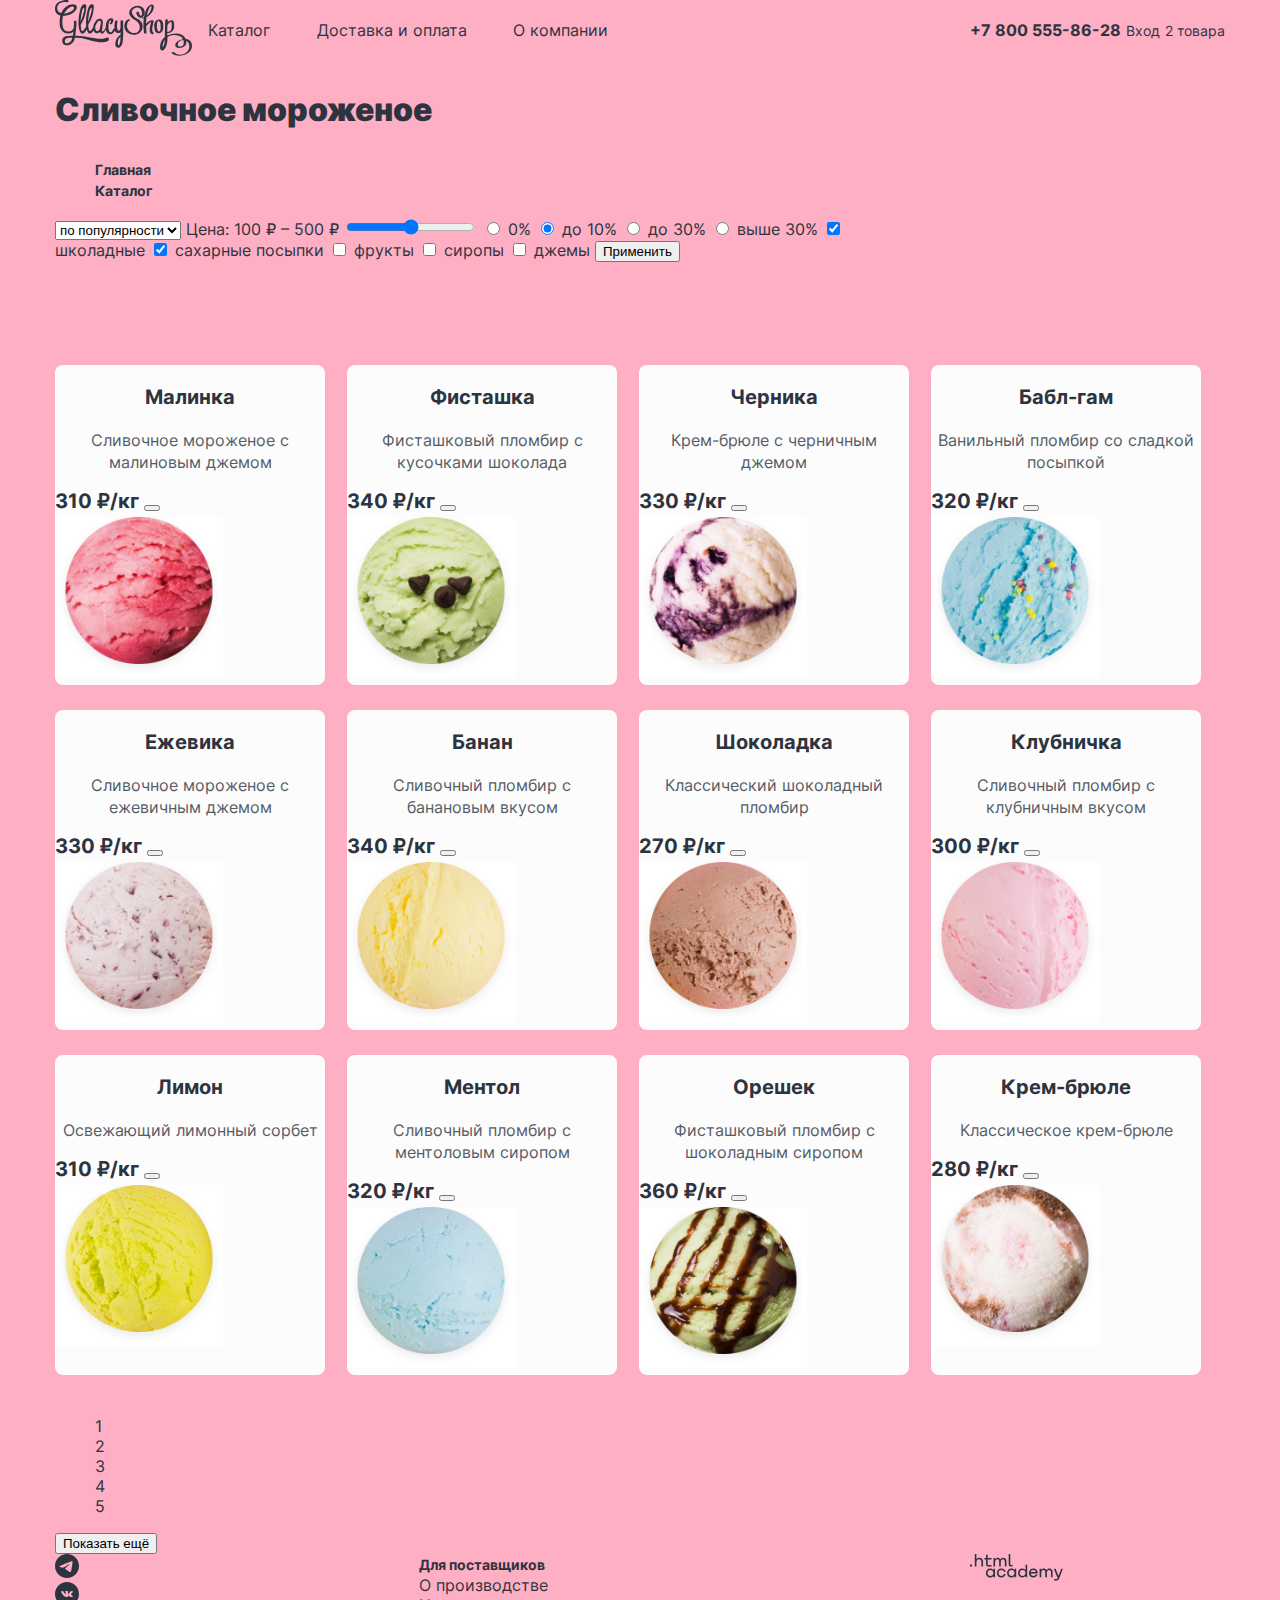
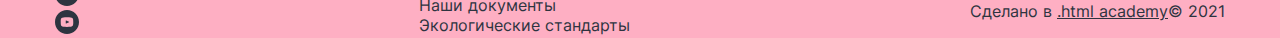
<file: 5/catalog.html>
<!DOCTYPE html>
<html lang="ru">

<head>
  <meta charset="utf-8">
  <title>HTML Academy: Глейси</title>
  <link rel="stylesheet" href="./styles/styles.css">
  <base href="https://htmlacademy-htmlcss.github.io/1853321-gllacy-34/5/">
</head>

<body>
  <header class="catalog-header">
    <div class="nav-wrapper">
      <a class="logo-link" href="index.html">
        <img src="./images/logo/gllacy-logo.svg" alt="Логотип компании Глейси Шоп." width="137" height="56">
      </a>
      <nav class="navigation">
        <ul class="navigation-list">
          <li class="navigation-item">
            <a class="navigation-link" href="catalog.html">Каталог</a>
          </li>
          <li class="navigation-item">
            <a class="navigation-link" href="#">Доставка и оплата</a>
          </li>
          <li class="navigation-item">
            <a class="navigation-link" href="#">О компании</a>
          </li>
        </ul>
      </nav>
      <div class="user-menu">
        <a class="user-menu-phone" href="tel:+78005558628">+7 800 555-86-28</a>
        <a class="user-menu-link" href="#">
          <span class="visually-hidden">Найти</span>
        </a>
        <a class="user-menu-link" href="#">Вход</a>
        <a class="user-menu-link" href="#">2 товара</a>
      </div>
    </div>
  </header>
  <main class="main-inner main-container">
    <div class="page-container">
    <h1 class="visually-hidden">Каталог мороженого</h1>
    <header class="inner-header">
      <h2 class="inner-header-title">Сливочное мороженое</h2>
      <ul class="breadcrumbs">
        <li class="breadcrumbs-item">
          <a class="breadcrumbs-link" href="index.html">Главная</a>
        </li>
        <li class="breadcrumbs-item">
          <a class="breadcrumbs-link">Каталог</a>
        </li>
      </ul>
    </header>
    <form class="catalog-form" action="https://echo.htmlacademy.ru/" method="post">
        <select class="form-select" name="popular">
          <option class="form-option" value="popular">по популярности</option>
          <option class="form-option" value="price">по цене</option>
          <option class="form-option" value="fat">по жирности</option>
        </select>
        <label class="form-range__title" for="control">Цена: 100 ₽ – 500 ₽</label>
        <input class="form-range__input" id="control" type="range" min="100" max="500">
        <input type="radio" name="choose_the_fat" id="0" value="0">
        <label for="0">0%</label>
        <input type="radio" name="choose_the_fat" id="10" value="10" checked>
        <label for="10">до 10%</label>
        <input type="radio" name="choose_the_fat" id="smaller-30" value="smaller-30">
        <label for="smaller-30">до 30%</label>
        <input type="radio" name="choose_the_fat" id="over-30" value="over-30">
        <label for="over-30">выше 30%</label>
        <input type="checkbox" name="fillers" id="сhocolate" value="сhocolate" checked>
        <label for="сhocolate">школадные</label>
        <input type="checkbox" name="fillers" id="sugar_sprinkling" value="sugar_sprinkling" checked>
        <label for="sugar_sprinkling">сахарные посыпки</label>
        <input type="checkbox" name="fillers" id="fruits" value="fruits">
        <label for="fruits">фрукты</label>
        <input type="checkbox" name="fillers" id="syrups" value="syrups">
        <label for="syrups">сиропы</label>
        <input type="checkbox" name="fillers" id="jam" value="jam">
        <label for="jam">джемы</label>
        <button type="submit">Применить</button>
    </form>
    <section class="catalog-card">
      <h2 class="visually-hidden">Мороженое</h2>
        <ul class="product-card-list">
          <li class="product-card-list-item">
            <h3 class="product-card-item__title">Малинка</h3>
            <p class="product-card-item__subtext">Сливочное мороженое с малиновым джемом</p>
            <b class="product-card-item__price">310 ₽/кг</b>
            <button class="product-card__button" type="button">
              <span class="visually-hidden">
                Добавить в корзину
              </span>
            </button>
            <img class="product-card-item__images"  src="./images/card-product/raspberry.jpg" alt="Мороженое с малиновым джемом." width="168" height="168">
          </li>
          <li class="product-card-list-item">
            <h3 class="product-card-item__title">Фисташка</h3>
            <p class="product-card-item__subtext">Фисташковый пломбир с кусочками шоколада</p>
            <b class="product-card-item__price">340 ₽/кг</b>
            <button class="product-card__button" type="button">
              <span class="visually-hidden">
                Добавить в корзину
              </span>
            </button>
            <img class="product-card-item__images"  src="./images/card-product/pistachios.jpg" alt="Фисташковый пломбир." width="168" height="168">
          </li>
          <li class="product-card-list-item">
            <h3 class="product-card-item__title">Черника</h3>
            <p class="product-card-item__subtext">Крем-брюле с черничным джемом</p>
            <b class="product-card-item__price">330 ₽/кг</b>
            <button class="product-card__button" type="button">
              <span class="visually-hidden">
                Добавить в корзину
              </span>
            </button>
            <img class="product-card-item__images"  src="./images/card-product/blueberry.jpg" alt="Мороженое со вкусом черники." width="168" height="168">
          </li>
          <li class="product-card-list-item">
            <h3 class="product-card-item__title">Бабл-гам</h3>
            <p class="product-card-item__subtext">Ванильный пломбир со сладкой посыпкой</p>
            <b class="product-card-item__price">320 ₽/кг</b>
            <button class="product-card__button" type="button">
              <span class="visually-hidden">
                Добавить в корзину
              </span>
            </button>
            <img class="product-card-item__images"  src="./images/card-product/bubble-gam.jpg" alt="Ванильный пломбир бабл-гам." width="168" height="168">
          </li>
          <li class="product-card-list-item">
            <h3 class="product-card-item__title">Ежевика</h3>
            <p class="product-card-item__subtext">Сливочное мороженое с ежевичным джемом</p>
            <b class="product-card-item__price">330 ₽/кг</b>
            <button class="product-card__button" type="button">
              <span class="visually-hidden">
                Добавить в корзину
              </span>
            </button>
            <img class="product-card-item__images"  src="./images/card-product/blackberry.jpg" alt="Сливочное мороженое с ежевичным джемом." width="168" height="168">
          </li>
          <li class="product-card-list-item">
            <h3 class="product-card-item__title">Банан</h3>
            <p class="product-card-item__subtext">Сливочный пломбир с банановым вкусом</p>
            <b class="product-card-item__price">340 ₽/кг</b>
            <button class="product-card__button" type="button">
              <span class="visually-hidden">
                Добавить в корзину
              </span>
            </button>
            <img class="product-card-item__images"  src="./images/card-product/banana.jpg" alt="Сливочный пломбир с банановым вкусом." width="168" height="168">
          </li>
          <li class="product-card-list-item">
            <h3 class="product-card-item__title">Шоколадка</h3>
            <p class="product-card-item__subtext">Классический шоколадный пломбир</p>
            <b class="product-card-item__price">270 ₽/кг</b>
            <button class="product-card__button" type="button">
              <span class="visually-hidden">
                Добавить в корзину
              </span>
            </button>
            <img class="product-card-item__images"  src="./images/card-product/сhocolate.jpg" alt="Шоколадный пломбир." width="168" height="168">
          </li>
          <li class="product-card-list-item">
            <h3 class="product-card-item__title">Клубничка</h3>
            <p class="product-card-item__subtext">Сливочный пломбир с клубничным вкусом</p>
            <b class="product-card-item__price">300 ₽/кг</b>
            <button class="product-card__button" type="button">
              <span class="visually-hidden">
                Добавить в корзину
              </span>
            </button>
            <img class="product-card-item__images"  src="./images/card-product/strawberry.jpg" alt="Клубничное мороженое." width="168" height="168">
          </li>
          <li class="product-card-list-item">
            <h3 class="product-card-item__title">Лимон</h3>
            <p class="product-card-item__subtext">Освежающий лимонный сорбет</p>
            <b class="product-card-item__price">310 ₽/кг</b>
            <button class="product-card__button" type="button">
              <span class="visually-hidden">
                Добавить в корзину
              </span>
            </button>
            <img class="product-card-item__images"  src="./images/card-product/lemon.jpg" alt="Лимонный сорбет." width="168" height="168">
          </li>
          <li class="product-card-list-item">
            <h3 class="product-card-item__title">Ментол</h3>
            <p class="product-card-item__subtext">Сливочный пломбир с ментоловым сиропом</p>
            <b class="product-card-item__price">320 ₽/кг</b>
            <button class="product-card__button" type="button">
              <span class="visually-hidden">
                Добавить в корзину
              </span>
            </button>
            <img class="product-card-item__images"  src="./images/card-product/menthol.jpg" alt="Пломбир с ментоловым сиропом." width="168" height="168">
          </li>
          <li class="product-card-list-item">
            <h3 class="product-card-item__title">Орешек</h3>
            <p class="product-card-item__subtext">Фисташковый пломбир с шоколадным сиропом</p>
            <b class="product-card-item__price">360 ₽/кг</b>
            <button class="product-card__button" type="button">
              <span class="visually-hidden">
                Добавить в корзину
              </span>
            </button>
            <img class="product-card-item__images"  src="./images/card-product/nutlet.jpg" alt="Фисташковый пломбир с шоколадным сиропом." width="168" height="168">
          </li>
          <li class="product-card-list-item">
            <h3 class="product-card-item__title">Крем-брюле</h3>
            <p class="product-card-item__subtext">Классическое крем-брюле</p>
            <b class="product-card-item__price">280 ₽/кг</b>
            <button class="product-card__button" type="button">
              <span class="visually-hidden">
                Добавить в корзину
              </span>
            </button>
            <img class="product-card-item__images"  src="./images/card-product/creme-brulee.jpg" alt="Мороженое со вкусом Крем-брюле." width="168" height="168">
          </li>
        </ul>
        <ul class="pagination">
          <li class="pagination-item">
            <a class="pagination-link pagination-prev pagination-disabled">
              <span class="visually-hidden">
                Предыдущая страница
              </span>
            </a>
          </li>
          <li class="pagination-item">
            <a class="pagination-link" href="#">1</a>
          </li>
          <li class="pagination-item">
            <a class="pagination-link" href="#">2</a>
          </li>
          <li class="pagination-item">
            <a class="pagination-link pagination-current">3</a>
          </li>
          <li class="pagination-item">
            <a class="pagination-link" href="#">4</a>
          </li>
          <li class="pagination-item">
            <a class="pagination-link" href="#">5</a>
          </li>
          <li class="pagination-item">
            <a class="pagination-link pagination-next" href="#">
              <span class="visually-hidden">
                Следующая страница
              </span>
            </a>
          </li>
        </ul>
        <button class="pagination-button pagination-show-more" type="button">Показать ещё</button>
    </section>
  </div>
  </main>
  <footer class="footer">
    <div class="page-footer-container">
      <ul class="social-list">
        <li class="social-list-item">
          <a class="social-list-item__link" href="https://t.me/htmlacademy" target="_blank">
            <img class="social-list-item__image" src="./images/social/telegram.svg" alt="Телеграмм." width="24" height="24">
          </a>
        </li>
        <li class="social-list-item">
          <a class="social-list-item__link" href="https://vk.com/htmlacademy" target="_blank">
            <img class="social-list-item__image" src="./images/social/vk.svg" alt="Вконтакте." width="24" height="24">
          </a>
        </li>
        <li class="social-list-item">
          <a class="social-list-item__link" href="https://www.youtube.com/user/htmlacademyru" target="_blank">
            <img class="social-list-item__image" src="./images/social/youtube.svg" alt="Ютуб." width="24" height="24">
          </a>
        </li>
      </ul>
      <ul class="footer-list">
        <li class="footer-list-item">
          <a class="footer-list-item__link" href="#" target="_blank">
            <span class="footer-list-item--heart">Для поставщиков</span>
          </a>
        </li>
        <li class="footer-list-item">
          <a class="footer-list-item__link" href="#" target="_blank">О производстве</a>
        </li>
        <li class="footer-list-item">
          <a class="footer-list-item__link" href="#" target="_blank">Наши документы</a>
        </li>
        <li class="footer-list-item">
          <a class="footer-list-item__link" href="#" target="_blank">Экологические стандарты</a>
        </li>
      </ul>
      <div class="wrapper-copy">
        <a class="footer-htmlacademy-link" href="https://htmlacademy.ru/" target="_blank">
          <img class="html-academy" src="./images/logo/logo_htmlacademy.svg" alt="Курсы для каждого, кто хочет окунуться в мир вёрстки и программирования." width="93" height="27" >
        </a>
        <p class="footer-about-text">Сделано в <a class="htmlacademy-link" href="https://htmlacademy.ru/" target="_blank">.html academy</a>© 2021</p>
      </div>
  </div>
  </footer>
</body>

</html>
</file>
<file: styles/styles.css>
/* шрифт inter */
@font-face {
  font-family: inter;
  font-style: normal;
  font-weight: 400;

  src: url("/fonts/inter-400.woff2") format("woff2");

  font-display: swap;
}

@font-face {
  font-family: inter;
  font-style: normal;
  font-weight: 700;

  src: url("/fonts/inter-700.woff2") format("woff2");

  font-display: swap;
}

@font-face {
  font-family: inter;
  font-style: normal;
  font-weight: 900;

  src: url("/fonts/inter-900.woff2") format("woff2");

  font-display: swap;
}

*,
*::before,
*::after {
  box-sizing: border-box;
}

html {
  height: 100%;
}


body {
  display: flex;
  flex-direction: column;
  min-height: 100%;
  margin: 0;
  padding: 0;
  font-family: inter, Arial, sans-serif;
  font-size: 16px;
  line-height: 20px;
  font-weight: 400;
  color: #2D3440;
  background-color: #FEAFC3;
}

img {
  max-width: 100%;
  object-fit: contain;
}

.visually-hidden {
  position: absolute;
  width: 1px;
  height: 1px;
  margin: -1px;
  border: 0;
  padding: 0;
  white-space: nowrap;
  clip-path: inset(100%);
  clip: rect(0 0 0 0);
  overflow: hidden;
}
/* index */

.index-main {
  width: 1170px;
  margin: 0 auto;
}

.main-container {
  flex-grow: 1;
}
/* Шапка */


.main-header {
}
.logo-link {
  margin-right: 16px;
}

.nav-wrapper {
  display: flex;
  align-items: center;
  width: 1170px;
  margin: 0 auto;
}

.navigation {

  width: 400px;
}
.navigation-list {
  display: flex;
  justify-content: space-between;
  margin: 0;
  padding: 0;
  list-style: none;
}
.navigation-item {
}
.navigation-link {
  text-decoration: none;
  color: inherit;
}
.user-menu {
  max-width: 430px;
  margin-left: auto;
}
.user-menu-phone {
  font-weight: 700;
  text-decoration: none;
  color: inherit;
}
.user-menu-link {
  font-size: 14px;
  text-decoration: none;
  color: inherit;

}
/* main */
.index-main {
}

/* slider */
.slider {
}

.slider-list {
  margin: 0;
  padding: 0;
  list-style: none;
}
.slider-list-item {
}
.slider-list-item__title {
  font-weight: 900;
  font-size: 36px;
  line-height: 46px;
}
.slider-list-item__subtitle {
  font-size: 18px;
  line-height: 24px;
}
.button {
}
.slider-list-item__image {
}
.slider-bullets {
}
.slider-bullets-item {
}
.current {
}
.slider-bullets-item__bullets {
}
.slider-button {
}
.slider-prev {
}
.slider-next {
}
.social-list {
  margin: 0;
  padding: 0;
  list-style: none;
}
.social-list-item {

}
.social-list-item__link {
}
.social-list-item__image {
}

/* action */
.action {

}

.action-list {
  margin: 0;
  list-style-type: none;
  display: flex;
  justify-content: space-between;
  margin-bottom: 80px;

}
.action-list-item {
  padding: 36px;
  width: 570px;
  min-height: 268px;
  background: #FF7799;
  border-radius: 16px;
}
.action_title {
  margin: 0 auto;
  width: 434px;
  font-weight: 900;
  font-size: 32px;
  line-height: 46px;
  text-align: center;
  padding-bottom: 55px;
}

.action-item-title {
  margin: 0;
  padding-bottom: 16px;
  font-weight: 700;
  font-size: 24px;
  line-height: 30px;
}
.action-item-title__subtext {
  width: 328px;
  margin: 0;
  color: #565C66;
  line-height: 22px;
}
.action-item__images {
}

/* action */
.assortment {

}
.assortment-title {
  width: 527px;
  margin: 0 auto;
  padding-bottom: 56px;
  font-weight: 900;
  font-size: 32px;
  line-height: 46px;
  text-align: center;
}
.assortment-card-list {
  display: flex;
  justify-content: space-between;
  margin: 0;
  padding-bottom: 80px;
  list-style: none;
}
.assortment-card-item {
  display: block;
  width: 270px;
  min-height: 281px;
  background: #FCFCFC;
  border-radius: 8px;
}
.asssortment-card__title {
  margin: 0;
  padding: 8px;
  font-weight: 700;
  font-size: 20px;
  line-height: 24px;
  text-align: center;
}
.asssortment-card__subtext {
  margin: 0 auto;
  width: 190px;
  font-style: normal;
  line-height: 22px;
  text-align: center;
}
.asssortment-card__price {
  font-weight: 700;
  font-size: 20px;
  line-height: 24px;
}
.asssortment-card__button {
}
.assortment-card-item__images {
}

/* about */
.about {
  background: #FFFFFF;
  border-radius: 16px;
  margin-bottom: 80px;
}
.about-title {
  width: 995px;
  margin: 0 auto;
  padding: 56px 0;
  font-weight: 900;
  font-size: 32px;
  line-height: 46px;
  text-align: center;
}
.about-list {
  display: flex;
  flex-wrap: wrap;
  width: 915px;
  margin: 0 auto;
  padding: 0;
  list-style: none;
}
.about-list-item {
  padding-bottom: 30px;
  margin-right: 15px;
  width: 441px;
  font-size: 16px;
  line-height: 22px;
  color: #565C66;
}

/* blog */
.blog {
}

.blog-wrapper {
  display: flex;
  justify-content: space-between;
  margin-bottom: 80px;
}
.article {
  width: 570px;
  height: 224px;
  padding-top: 33px;
  padding-left: 32px;
  border-radius: 16px;
  background-image: url("../images/background/article.jpg");
  background-repeat: no-repeat;
  background-size: contain;
}
/* article */

.article-title {

  width: 303px;
  font-weight: 700;
  font-size: 24px;
  line-height: 30px;
}
.article-text {
  margin: 0;
  color: #565C66;
}
/* distribution */
.distribution {
  padding: 26px;
  border-radius: 16px;
  width: 558px;
  height: 212px;
  background-color: #fff;
}
.distribution-text {
  margin: 0;
  padding-bottom: 44px;
  width: 506px;
  color: #565C66;
  line-height: 22px;
}
.distribution-form {
}
.distribution-form__field-input {
  background: #FFFFFF;
  width: 332px;
  border: 1px solid #B9B9B9;
  border-radius: 4px;
  padding: 16px;
}

.distribution-form__button {
}
/* sending */
.sending {
  display: flex;
  justify-content: space-around;
  margin-bottom: 80px;
  align-items: center;
  width: 1170px;
  height: 534px;
  background-image: url(../images/background/sending.jpg);
  background-repeat: no-repeat;
  background-size: contain;
  border-radius: 16px;
}
.sending-title {
  width: 356px;
  height: 92px;
  margin: 0;
  font-weight: 900;
  font-size: 32px;
  line-height: 46px;
}
.sending-subtext {
  width: 371px;
  margin: 0;
  font-weight: 400;
  font-size: 16px;
  color: #565C66;
  line-height: 22px;
}
.sending-form {
  padding: 40px 40px 42px;
  display: flex;
  flex-direction: column;
  justify-content: space-around;
  width: 500px;
  height: 406px;
  background-color: #2D3440;
  background: #FCFCFC;
  border-radius: 8px;
  box-shadow: 0px 15px 40px rgba(45, 52, 64, 0.12);
}
.sending-form-text {
  margin: 0;
  line-height: 22px;
  color: #565C66;
}
.sending-form-date {
  display: inline-block;
  width: 117px;

}
.form-date-label {
  font-weight: 700;
  display: block;
  padding-bottom: 8px;
}
.sending-form-phone {
  display: inline-block;
  width: 287px;
}
.form-phone-label {
  font-weight: 700;
  display: block;
  padding-bottom: 8px;
}
.sending-form-address {
}
.form-address-label {
  font-weight: 700;
  display: block;
  padding-bottom: 8px;
}

.form-inpute-date {
  font-weight: 400;
  width: 100%;
  background: #FFFFFF;
  border: 1px solid #B9B9B9;
  border-radius: 4px;
  padding: 14px 16px 14px 16px;
}
.form-inpute-phone {
  font-size: 16px;
  width: 100%;
  background: #FFFFFF;
  border: 1px solid #B9B9B9;
  border-radius: 4px;
  padding: 14px 16px 14px 16px;
}
.form-inpute-address {
  width: 100%;
  background: #FFFFFF;
  border: 1px solid #B9B9B9;
  border-radius: 4px;
  padding: 14px 16px 14px 16px;
}
.sending-form__button {
  margin: 12px auto 0;
  padding: 12px 32px;
  width: 152px;
  height: 44px;
}
/* feedback */
.feedback {
  padding: 64px 0 64px 64px;
  width: 1170px;
  height: 492px;
  border-radius: 16px;
  background-image: url(../images/background/feedback.jpg);
  background-repeat: no-repeat;
  background-size: contain;
}
.feedback-wrapper {
  width: 343px;
  padding: 40px 0 40px 40px;
  min-height: 364px;
  background: #FCFCFC;
  box-shadow: 0px 8px 16px rgba(45, 52, 64, 0.12);
  border-radius: 8px;
}
.feedback-address {
  margin: 0;
  padding-bottom: 12px;
  font-style: normal;
  line-height: 22px;
}
.feedback-text {
  margin: 0;
  padding-bottom: 12px;
  line-height: 22px;
  color: #565C66;
}
.address-text {
  margin: 0;
  padding-bottom: 12px;
  font-weight: 700;
  font-size: 20px;
  line-height: 24px;
}
.feedback-phone {
  margin: 0;
  padding-bottom: 12px;
  font-weight: 700;
  font-size: 20px;
  line-height: 24px;
  text-decoration: none;
  color: inherit;
}
.feedback-phone__working-hours {
  margin: 0;
  padding-bottom: 12px;
  font-size: 14px;
  color: #565C66;
}
.feedback-button {
  margin: 0;
  padding-bottom: 12px;
  font-weight: 700;
  text-align: center;
  color: #FCFCFC;
  text-decoration: none;
  background-color: #FF2F64;
  border-radius: 26px;
}

/* footer */
.footer {
  display: flex;
  justify-content: space-between;
  flex-direction: row;
  width: 1170px;;
  margin: 0 auto;
}

.footer-list {
  margin: 0;
  padding: 0;
  list-style: none;
}
.footer-list-item {
}
.footer-list-item__link {
  text-decoration: none;
  color: inherit;
}
.footer-list-item--heart {
  font-weight: 700;
  font-size: 14px;
  color: #2D3440;
}
.footer-htmlacademy-link {
}
.html-academy {
}
.footer-about-text {
}
.htmlacademy-link {
  color: inherit;
}

.wrapper-copy {

}

/* catalog */


/* main-inner */

.main-inner {
  width: 1170px;
  margin: 0 auto;
}

.inner-header {
}
.inner-header-title {
  font-weight: 900;
  font-size: 32px;
  line-height: 46px;
}
.breadcrumbs {
  list-style: none;
}
.breadcrumbs-item {

}
.breadcrumbs-link {
  text-decoration: none;
  color: inherit;
  font-weight: 700;
  font-size: 14px;
}

/* catalog-form */
.catalog-form  {
  width: 823px;
  height: 148px;
}
.form-select {
}
.form-option {
}
.form-range__title {
}
.form-range__input {
}

/* catalog-card */
.catalog-card {

}
.product-card-list {
  display: flex;
  flex-wrap: wrap;
  margin: 0;
  padding: 0;
  list-style: none;
}
.product-card-list-item {
  display: flex;
  flex-direction: column;
  margin-bottom: 25px;
  margin-right: 22px;
  display: block;
  width: 270px;
  min-height: 281px;
  background: #FCFCFC;
  border-radius: 8px;
}
.product-card-item__title {
  font-weight: 700;
  font-size: 20px;
  line-height: 24px;
  text-align: center;
}
.product-card-item__subtext {
  font-weight: 400;
  font-size: 16px;
  line-height: 22px;
  text-align: center;
  color: #565C66;
}
.product-card-item__price {
  font-weight: 700;
  font-size: 20px;
  line-height: 24px;
}
.product-card__button {
}
.product-card-item__images {
}

/* catalog-pagination */
.pagination {

}
.pagination-item {
  margin: 0;
  padding: 0;
  list-style: none;
}
.pagination-link {
  color: inherit;
  text-decoration: none;
}
.pagination-prev {
}
.pagination-disabled {
}
.pagination-current {
}
.pagination-next {
}
.pagination-button {
}
.pagination-show-more {
}

.button {
  font-weight: 700;
  text-decoration: none;
  color: inherit;
  background-color: #FCFCFC;
  width: 894px;
  height: 94px;
  border-radius: 26px;
}
</file>
<file: 4/styles/styles.css>
/* шрифт inter */
@font-face {
  font-family: inter;
  font-style: normal;
  font-weight: 400;

  src: url("/fonts/inter-400.woff2") format("woff2");

  font-display: swap;
}

@font-face {
  font-family: inter;
  font-style: normal;
  font-weight: 700;

  src: url("/fonts/inter-700.woff2") format("woff2");

  font-display: swap;
}

@font-face {
  font-family: inter;
  font-style: normal;
  font-weight: 900;

  src: url("/fonts/inter-900.woff2") format("woff2");

  font-display: swap;
}

*,
*::before,
*::after {
  box-sizing: border-box;
}

body {
  margin: 0;
  padding: 0;
  font-family: "inter", sans-serif;

  font-size: 16px;
  line-height: 20px;
  font-weight: 400;
  color: #2D3440;
  background-color: #FEAFC3;

}

img {
  max-width: 100%;
  object-fit: contain;
}

.visually-hidden {
  position: absolute;
  width: 1px;
  height: 1px;
  margin: -1px;
  border: 0;
  padding: 0;
  white-space: nowrap;
  clip-path: inset(100%);
  clip: rect(0 0 0 0);
  overflow: hidden;
}
/* index */

/* Шапка */
.main-header {
}
.logo-link {
}
.navigation {
}
.navigation-list {
  margin: 0;
  padding: 0;
  list-style: none;
}
.navigation-item {
}
.navigation-link {
  text-decoration: none;
  color: inherit;
}
.user-menu {

}
.user-menu-phone {
  font-weight: 700;
  text-decoration: none;
  color: inherit;
}
.user-menu-link {
  font-size: 14px;
  line-height: 20px;
  text-decoration: none;
  color: inherit;

}
/* main */
.index-main {
}

/* slider */
.slider {
}

.slider-list {
  margin: 0;
  padding: 0;
  list-style: none;
}
.slider-list-item {
}
.slider-list-item__title {
  font-weight: 900;
  font-size: 36px;
  line-height: 46px;
}
.slider-list-item__subtitle {
  font-size: 18px;
  line-height: 24px;
}
.button {
}
.slider-list-item__image {
}
.slider-bullets {
}
.slider-bullets-item {
}
.current {
}
.slider-bullets-item__bullets {
}
.slider-button {
}
.slider-prev {
}
.slider-next {
}
.social-list {
  margin: 0;
  padding: 0;
  list-style: none;
}
.social-list-item {

}
.social-list-item__link {
}
.social-list-item__image {
}

/* action */
.action {
}
.action_title {
  font-weight: 900;
  font-size: 32px;
  line-height: 46px;
  text-align: center;
}

.action-card {
  width: 570px;
  min-height: 268px;
  background: #FF7799;
  border-radius: 16px;
}
.action-card-title {
  font-weight: 700;
  font-size: 24px;
  line-height: 30px;
}
.action-card-title__subtext {
  color: #565C66;
  line-height: 22px;
}
.action-card__images {
}

/* action */
.assortment {
}
.assortment-title {
  font-weight: 900;
  font-size: 32px;
  line-height: 46px;
  text-align: center;
}
.assortment-card-list {
  margin: 0;
  padding: 0;
  list-style: none;
}
.assortment-card-item {
  display: block;
  width: 270px;
  min-height: 281px;
  background: #FCFCFC;
  border-radius: 8px;
}
.asssortment-card__title {
  font-weight: 700;
  font-size: 20px;
  line-height: 24px;
  text-align: center;
}
.asssortment-card__subtext {
  font-style: normal;
  line-height: 22px;
  text-align: center;
}
.asssortment-card__price {
  font-weight: 700;
  font-size: 20px;
  line-height: 24px;
}
.asssortment-card__button {
}
.assortment-card-item__images {
}

/* about */
.about {
  background: #FFFFFF;
  border-radius: 16px;
  width: 1122px;
  min-height: 432px;
}
.about-title {
  font-weight: 900;
  font-size: 32px;
  line-height: 46px;
  text-align: center;
}
.about-list {
  margin: 0;
  padding: 0;
  list-style: none;
}
.about-list-item {
  line-height: 22px;
  color: #565C66;
}

/* blog */
.blog {
}
.article {
  background-image: url("../images/background/article.jpg");
  background-repeat: no-repeat;
  background-size: contain;
}
/* article */
.article-title {
  font-weight: 700;
  font-size: 24px;
  line-height: 30px;
}
.article-text {
  color: #565C66;
}
/* distribution */
.distribution {

}
.distribution-text {
  color: #565C66;
  line-height: 22px;
}
.distribution-form {
}
.distribution-form__field-input {
}
.distribution-form__button {
}
/* sending */
.sending {
  background-image: url(../images/background//sending.jpg);
  background-repeat: no-repeat;
  background-size: contain;
}
.sending-title {
  font-weight: 900;
  font-size: 32px;
  line-height: 46px;
}
.sending-subtext {
  color: #565C66;
  line-height: 22px;
}
.sending-form {
}
.sending-form-text {
  line-height: 22px;
  color: #565C66;
}
.sending-form-date {
}
.form-date {
}
.sending-form-phone {
}
.form-phone {
}
.sending-form-address {
}
.form-address {
}
.sending-form__button {
}
/* feedback */
.feedback {
  background-image: url(../images/background/feedback.jpg);
  background-repeat: no-repeat;
  background-size: contain;
}
.feedback-wrapper {
}
.feedback-address {
  font-style: normal;
  line-height: 22px;
}
.feedback-text {
  line-height: 22px;
  color: #565C66;
}
.address-text {
  font-weight: 700;
  font-size: 20px;
  line-height: 24px;
}
.feedback-phone {
  font-weight: 700;
  font-size: 20px;
  line-height: 24px;
  text-decoration: none;
  color: inherit;
}
.feedback-phone__working-hours {
  font-size: 14px;
  color: #565C66;
}
.feedback-button {
  font-weight: 700;
  text-align: center;
  color: #FCFCFC;
  text-decoration: none;
  background-color: #FF2F64;
  border-radius: 26px;
}

/* footer */
.footer {
}
.footer-list {
  margin: 0;
  padding: 0;
  list-style: none;
}
.footer-list-item {
}
.footer-list-item__link {
  text-decoration: none;
  color: inherit;
}
.footer-list-item--heart {
  font-weight: 700;
  font-size: 14px;
  color: #2D3440;
}
.footer-htmlacademy-link {
}
.html-academy {
}
.footer-about-text {
}
.htmlacademy-link {
  color: inherit;
}


/* catalog */


/* main-inner */

.main-inner {
}

.inner-header {
}
.inner-header-title {
  font-weight: 900;
  font-size: 32px;
  line-height: 46px;
}
.breadcrumbs {
  list-style: none;
}
.breadcrumbs-item {

}
.breadcrumbs-link {
  text-decoration: none;
  color: inherit;
  font-weight: 700;
  font-size: 14px;
}

/* catalog-form */
.catalog-form  {
}
.form-select {
}
.form-option {
}
.form-range__title {
}
.form-range__input {
}

/* catalog-card */
.catalog-card {

}
.product-card-list {
  margin: 0;
  padding: 0;
  list-style: none;
}
.product-card-list-item {
  display: block;
  width: 270px;
  min-height: 281px;
  background: #FCFCFC;
  border-radius: 8px;
}
.product-card-item__title {
  font-weight: 700;
  font-size: 20px;
  line-height: 24px;
  text-align: center;
}
.product-card-item__subtext {
  font-weight: 400;
  font-size: 16px;
  line-height: 22px;
  text-align: center;
  color: #565C66;
}
.product-card-item__price {
  font-weight: 700;
  font-size: 20px;
  line-height: 24px;
}
.product-card__button {
}
.product-card-item__images {
}

/* catalog-pagination */
.pagination {
}
.pagination-item {
  margin: 0;
  padding: 0;
  list-style: none;
}
.pagination-link {
  color: inherit;
  text-decoration: none;
}
.pagination-prev {
}
.pagination-disabled {
}
.pagination-current {
}
.pagination-next {
}
.pagination-button {
}
.pagination-show-more {
}

.button {
  font-weight: 700;
  text-decoration: none;
  color: inherit;
  background-color: #FCFCFC;
  width: 894px;
  height: 94px;
  border-radius: 26px;
}
</file>
<file: 5/styles/styles.css>
/* шрифт inter */
@font-face {
  font-family: inter;
  font-style: normal;
  font-weight: 400;

  src: url("/fonts/inter-400.woff2") format("woff2");

  font-display: swap;
}

@font-face {
  font-family: inter;
  font-style: normal;
  font-weight: 700;

  src: url("/fonts/inter-700.woff2") format("woff2");

  font-display: swap;
}

@font-face {
  font-family: inter;
  font-style: normal;
  font-weight: 900;

  src: url("/fonts/inter-900.woff2") format("woff2");

  font-display: swap;
}

*,
*::before,
*::after {
  box-sizing: border-box;
}

html {
  height: 100%;
}


body {
  display: flex;
  flex-direction: column;
  min-height: 100%;
  margin: 0;
  padding: 0;
  font-family: inter, Arial, sans-serif;
  font-size: 16px;
  line-height: 20px;
  font-weight: 400;
  color: #2D3440;
  background-color: #FEAFC3;
}

img {
  max-width: 100%;
  object-fit: contain;
}

.visually-hidden {
  position: absolute;
  width: 1px;
  height: 1px;
  margin: -1px;
  border: 0;
  padding: 0;
  white-space: nowrap;
  clip-path: inset(100%);
  clip: rect(0 0 0 0);
  overflow: hidden;
}
/* index */

.page-container {
  width: 1170px;
  margin: 0 auto;
}
.main-container {
  flex-grow: 1;
}

/* Шапка */


.main-header {
}
.logo-link {
  margin-right: 16px;
}

.nav-wrapper {
  display: flex;
  align-items: center;
  width: 1170px;
  margin: 0 auto;
}

.navigation {

  width: 400px;
}
.navigation-list {
  display: flex;
  justify-content: space-between;
  margin: 0;
  padding: 0;
  list-style: none;
}
.navigation-item {
}
.navigation-link {
  text-decoration: none;
  color: inherit;
}
.user-menu {
  max-width: 430px;
  margin-left: auto;
}
.user-menu-phone {
  font-weight: 700;
  text-decoration: none;
  color: inherit;
}
.user-menu-link {
  font-size: 14px;
  text-decoration: none;
  color: inherit;

}
/* main */
.index-main {
}

/* slider */
.slider {
}

.slider-list {
  margin: 0;
  padding: 0;
  list-style: none;
}
.slider-list-item {
}
.slider-list-item__title {
  font-weight: 900;
  font-size: 36px;
  line-height: 46px;
}
.slider-list-item__subtitle {
  font-size: 18px;
  line-height: 24px;
}
.button {
}
.slider-list-item__image {
}
.slider-bullets {
}
.slider-bullets-item {
}
.current {
}
.slider-bullets-item__bullets {
}
.slider-button {
}
.slider-prev {
}
.slider-next {
}
.social-list {
  margin: 0;
  padding: 0;
  list-style: none;
}
.social-list-item {

}
.social-list-item__link {
}
.social-list-item__image {
}

/* action */
.action {

}

.action-wrapper {
  display: flex;
  justify-content: space-between;
  margin-bottom: 80px;
}
.action_title {
  margin: 0 auto;
  width: 434px;
  font-weight: 900;
  font-size: 32px;
  line-height: 46px;
  text-align: center;
  padding-bottom: 55px;
}

.action-card {
  padding: 36px;
  width: 570px;
  min-height: 268px;
  background: #FF7799;
  border-radius: 16px;
}
.action-card-title {
  margin: 0;
  padding-bottom: 16px;
  font-weight: 700;
  font-size: 24px;
  line-height: 30px;
}
.action-card-title__subtext {
  width: 328px;
  margin: 0;
  color: #565C66;
  line-height: 22px;
}
.action-card__images {
}

/* action */
.assortment {

}
.assortment-title {
  width: 527px;
  margin: 0 auto;
  padding-bottom: 56px;
  font-weight: 900;
  font-size: 32px;
  line-height: 46px;
  text-align: center;
}
.assortment-card-list {
  display: flex;
  justify-content: space-between;
  margin: 0;
  padding-bottom: 80px;
  list-style: none;
}
.assortment-card-item {
  display: block;
  width: 270px;
  min-height: 281px;
  background: #FCFCFC;
  border-radius: 8px;
}
.asssortment-card__title {
  margin: 0;
  padding: 8px;
  font-weight: 700;
  font-size: 20px;
  line-height: 24px;
  text-align: center;
}
.asssortment-card__subtext {
  margin: 0 auto;
  width: 190px;
  font-style: normal;
  line-height: 22px;
  text-align: center;
}
.asssortment-card__price {
  font-weight: 700;
  font-size: 20px;
  line-height: 24px;
}
.asssortment-card__button {
}
.assortment-card-item__images {
}

/* about */
.about {
  background: #FFFFFF;
  border-radius: 16px;
  margin-bottom: 80px;
}
.about-title {
  width: 995px;
  margin: 0 auto;
  padding: 56px 0;
  font-weight: 900;
  font-size: 32px;
  line-height: 46px;
  text-align: center;
}
.about-list {
  display: flex;
  flex-wrap: wrap;
  width: 915px;
  margin: 0 auto;
  padding: 0;
  list-style: none;
}
.about-list-item {
  padding-bottom: 30px;
  margin-right: 15px;
  width: 441px;
  font-size: 16px;
  line-height: 22px;
  color: #565C66;
}

/* blog */
.blog {
}

.blog-wrapper {
  display: flex;
  justify-content: space-between;
  margin-bottom: 80px;
}
.article {
  width: 570px;
  height: 224px;
  border-radius: 16px;
  background-image: url("../images/background/article.jpg");
  background-repeat: no-repeat;
  background-size: contain;
}
/* article */
.article-wrapper {
  padding-top: 33px;
  padding-left: 32px;
}
.article-title {

  width: 303px;
  font-weight: 700;
  font-size: 24px;
  line-height: 30px;
}
.article-text {
  margin: 0;
  color: #565C66;
}
/* distribution */
.distribution {
  padding: 26px;
  border-radius: 16px;
  width: 558px;
  height: 212px;
  background-color: #fff;
}
.distribution-text {
  margin: 0;
  padding-bottom: 44px;
  width: 506px;
  color: #565C66;
  line-height: 22px;
}
.distribution-form {
}
.distribution-form__field-input {
  background: #FFFFFF;
  width: 332px;
  border: 1px solid #B9B9B9;
  border-radius: 4px;
  padding: 16px;
}

.distribution-form__button {
}
/* sending */
.sending {
  display: flex;
  justify-content: space-around;
  margin-bottom: 80px;
  align-items: center;
  width: 1170px;
  height: 534px;
  background-image: url(../images/background/sending.jpg);
  background-repeat: no-repeat;
  background-size: contain;
  border-radius: 16px;
}
.sending-title {
  width: 356px;
  height: 92px;
  margin: 0;
  font-weight: 900;
  font-size: 32px;
  line-height: 46px;
}
.sending-subtext {
  width: 371px;
  margin: 0;
  font-weight: 400;
  font-size: 16px;
  color: #565C66;
  line-height: 22px;
}
.sending-form {
  padding: 40px 40px 42px;

  display: flex;
  flex-direction: column;
  justify-content: space-around;
  width: 500px;
  height: 406px;
  background-color: #2D3440;
  background: #FCFCFC;
  border-radius: 8px;
  box-shadow: 0px 15px 40px rgba(45, 52, 64, 0.12);
}
.sending-form-text {
  margin: 0;
  line-height: 22px;
  color: #565C66;
}
.sending-form-date {
  display: inline-block;
  width: 117px;

}
.form-date-label {
  font-weight: 700;
  display: block;
  padding-bottom: 8px;
}
.sending-form-phone {
  display: inline-block;
  width: 287px;
}
.form-phone-label {
  font-weight: 700;
  display: block;
  padding-bottom: 8px;
}
.sending-form-address {
}
.form-address-label {
  font-weight: 700;
  display: block;
  padding-bottom: 8px;
}

.form-inpute-date {
  font-weight: 400;
  width: 100%;
  background: #FFFFFF;
  border: 1px solid #B9B9B9;
  border-radius: 4px;
  padding: 14px 16px 14px 16px;
}
.form-inpute-phone {
  font-size: 16px;
  width: 100%;
  background: #FFFFFF;
  border: 1px solid #B9B9B9;
  border-radius: 4px;
  padding: 14px 16px 14px 16px;
}
.form-inpute-address {
  width: 100%;
  background: #FFFFFF;
  border: 1px solid #B9B9B9;
  border-radius: 4px;
  padding: 14px 16px 14px 16px;
}
.sending-form__button {
  margin: 12px auto 0;
  padding: 12px 32px;
  width: 152px;
  height: 44px;
}
/* feedback */
.feedback {
  padding: 64px 0 64px 64px;
  width: 1170px;
  height: 492px;
  border-radius: 16px;
  background-image: url(../images/background/feedback.jpg);
  background-repeat: no-repeat;
  background-size: contain;
}
.feedback-wrapper {
  width: 343px;
  padding: 40px 0 40px 40px;
  min-height: 364px;
  background: #FCFCFC;
  box-shadow: 0px 8px 16px rgba(45, 52, 64, 0.12);
  border-radius: 8px;
}
.feedback-address {
  margin: 0;
  padding-bottom: 12px;
  font-style: normal;
  line-height: 22px;
}
.feedback-text {
  margin: 0;
  padding-bottom: 12px;
  line-height: 22px;
  color: #565C66;
}
.address-text {
  margin: 0;
  padding-bottom: 12px;
  font-weight: 700;
  font-size: 20px;
  line-height: 24px;
}
.feedback-phone {
  margin: 0;
  padding-bottom: 12px;
  font-weight: 700;
  font-size: 20px;
  line-height: 24px;
  text-decoration: none;
  color: inherit;
}
.feedback-phone__working-hours {
  margin: 0;
  padding-bottom: 12px;
  font-size: 14px;
  color: #565C66;
}
.feedback-button {
  margin: 0;
  padding-bottom: 12px;
  font-weight: 700;
  text-align: center;
  color: #FCFCFC;
  text-decoration: none;
  background-color: #FF2F64;
  border-radius: 26px;
}

/* footer */
.footer {
}
.page-footer-container {
  display: flex;
  justify-content: space-between;
  flex-direction: row;
  width: 1170px;;
  margin: 0 auto;
}
.footer-list {
  margin: 0;
  padding: 0;
  list-style: none;
}
.footer-list-item {
}
.footer-list-item__link {
  text-decoration: none;
  color: inherit;
}
.footer-list-item--heart {
  font-weight: 700;
  font-size: 14px;
  color: #2D3440;
}
.footer-htmlacademy-link {
}
.html-academy {
}
.footer-about-text {
}
.htmlacademy-link {
  color: inherit;
}

.wrapper-copy {

}

/* catalog */


/* main-inner */

.main-inner {
}

.inner-header {
}
.inner-header-title {
  font-weight: 900;
  font-size: 32px;
  line-height: 46px;
}
.breadcrumbs {
  list-style: none;
}
.breadcrumbs-item {

}
.breadcrumbs-link {
  text-decoration: none;
  color: inherit;
  font-weight: 700;
  font-size: 14px;
}

/* catalog-form */
.catalog-form  {
  width: 823px;
  height: 148px;
}
.form-select {
}
.form-option {
}
.form-range__title {
}
.form-range__input {
}

/* catalog-card */
.catalog-card {

}
.product-card-list {
  display: flex;
  flex-wrap: wrap;
  margin: 0;
  padding: 0;
  list-style: none;
}
.product-card-list-item {
  display: flex;
  flex-direction: column;
  margin-bottom: 25px;
  margin-right: 22px;
  display: block;
  width: 270px;
  min-height: 281px;
  background: #FCFCFC;
  border-radius: 8px;
}
.product-card-item__title {
  font-weight: 700;
  font-size: 20px;
  line-height: 24px;
  text-align: center;
}
.product-card-item__subtext {
  font-weight: 400;
  font-size: 16px;
  line-height: 22px;
  text-align: center;
  color: #565C66;
}
.product-card-item__price {
  font-weight: 700;
  font-size: 20px;
  line-height: 24px;
}
.product-card__button {
}
.product-card-item__images {
}

/* catalog-pagination */
.pagination {
  
}
.pagination-item {
  margin: 0;
  padding: 0;
  list-style: none;
}
.pagination-link {
  color: inherit;
  text-decoration: none;
}
.pagination-prev {
}
.pagination-disabled {
}
.pagination-current {
}
.pagination-next {
}
.pagination-button {
}
.pagination-show-more {
}

.button {
  font-weight: 700;
  text-decoration: none;
  color: inherit;
  background-color: #FCFCFC;
  width: 894px;
  height: 94px;
  border-radius: 26px;
}
</file>
